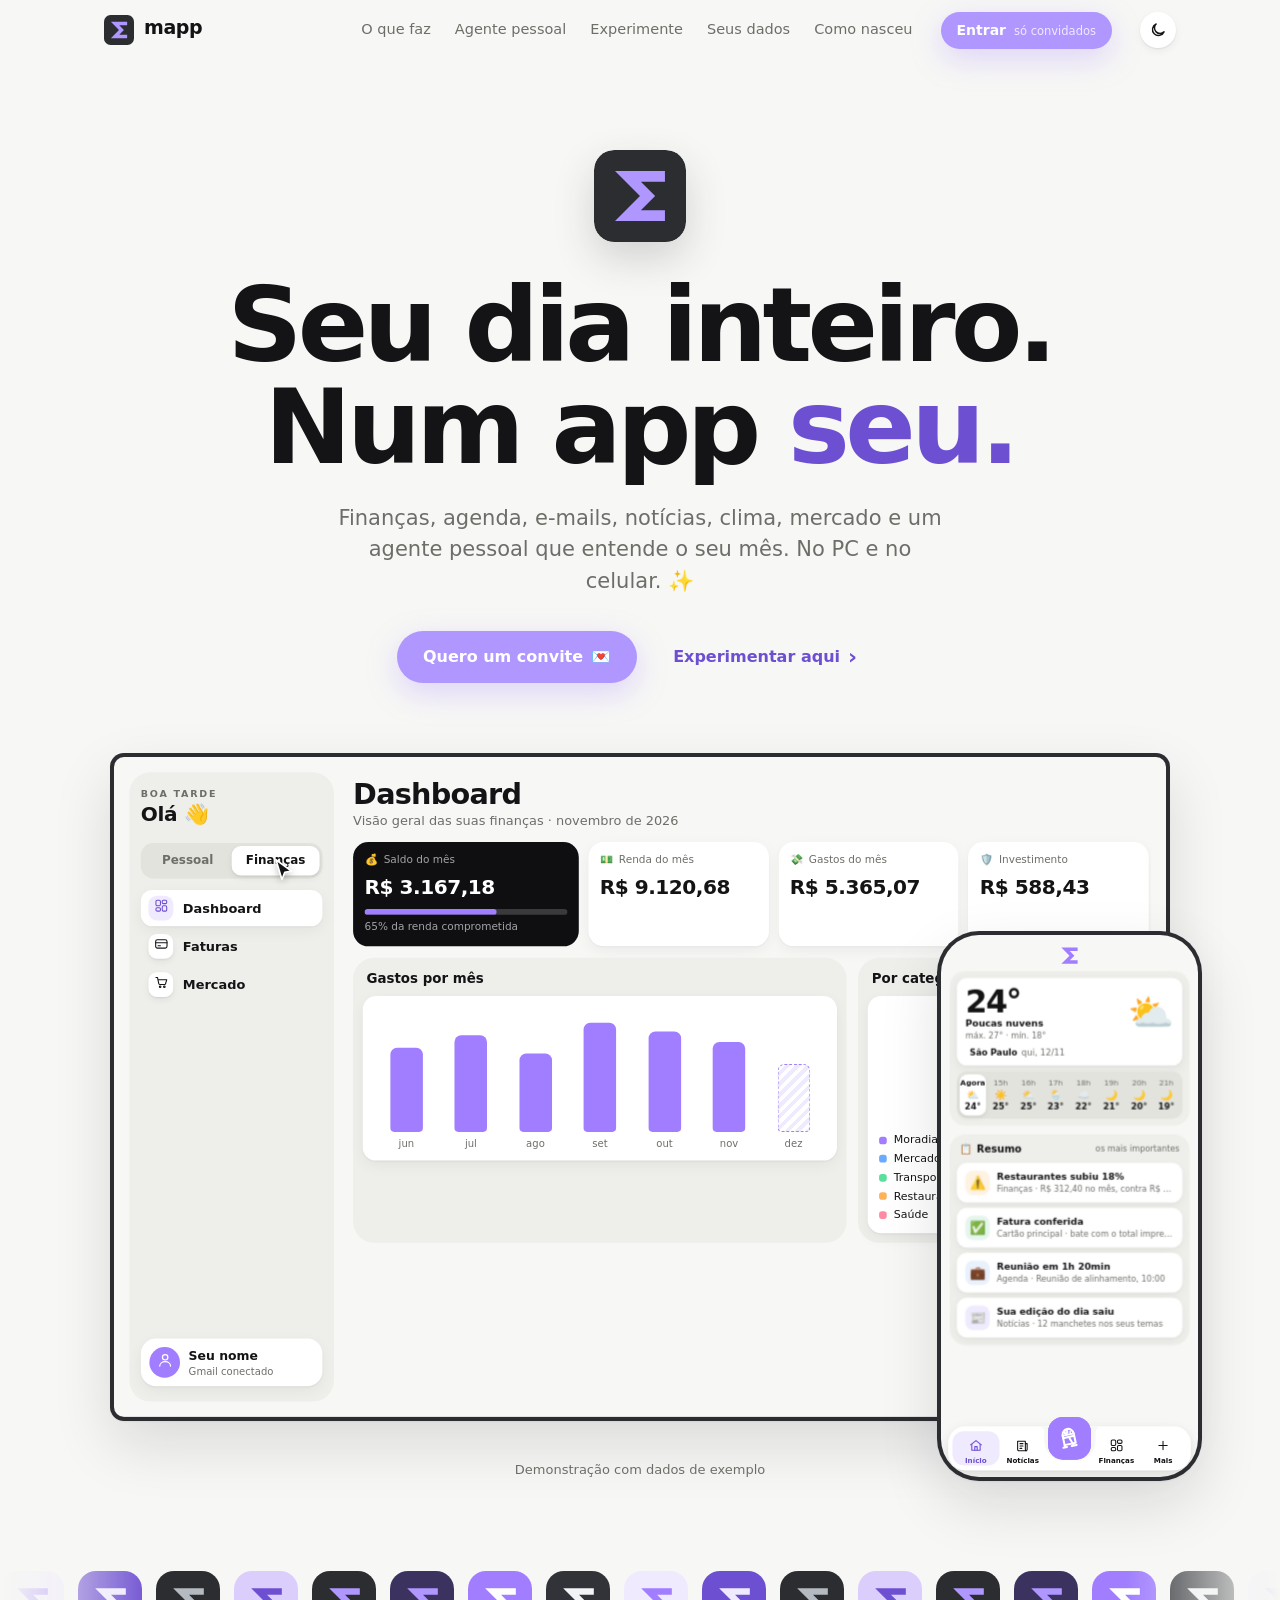
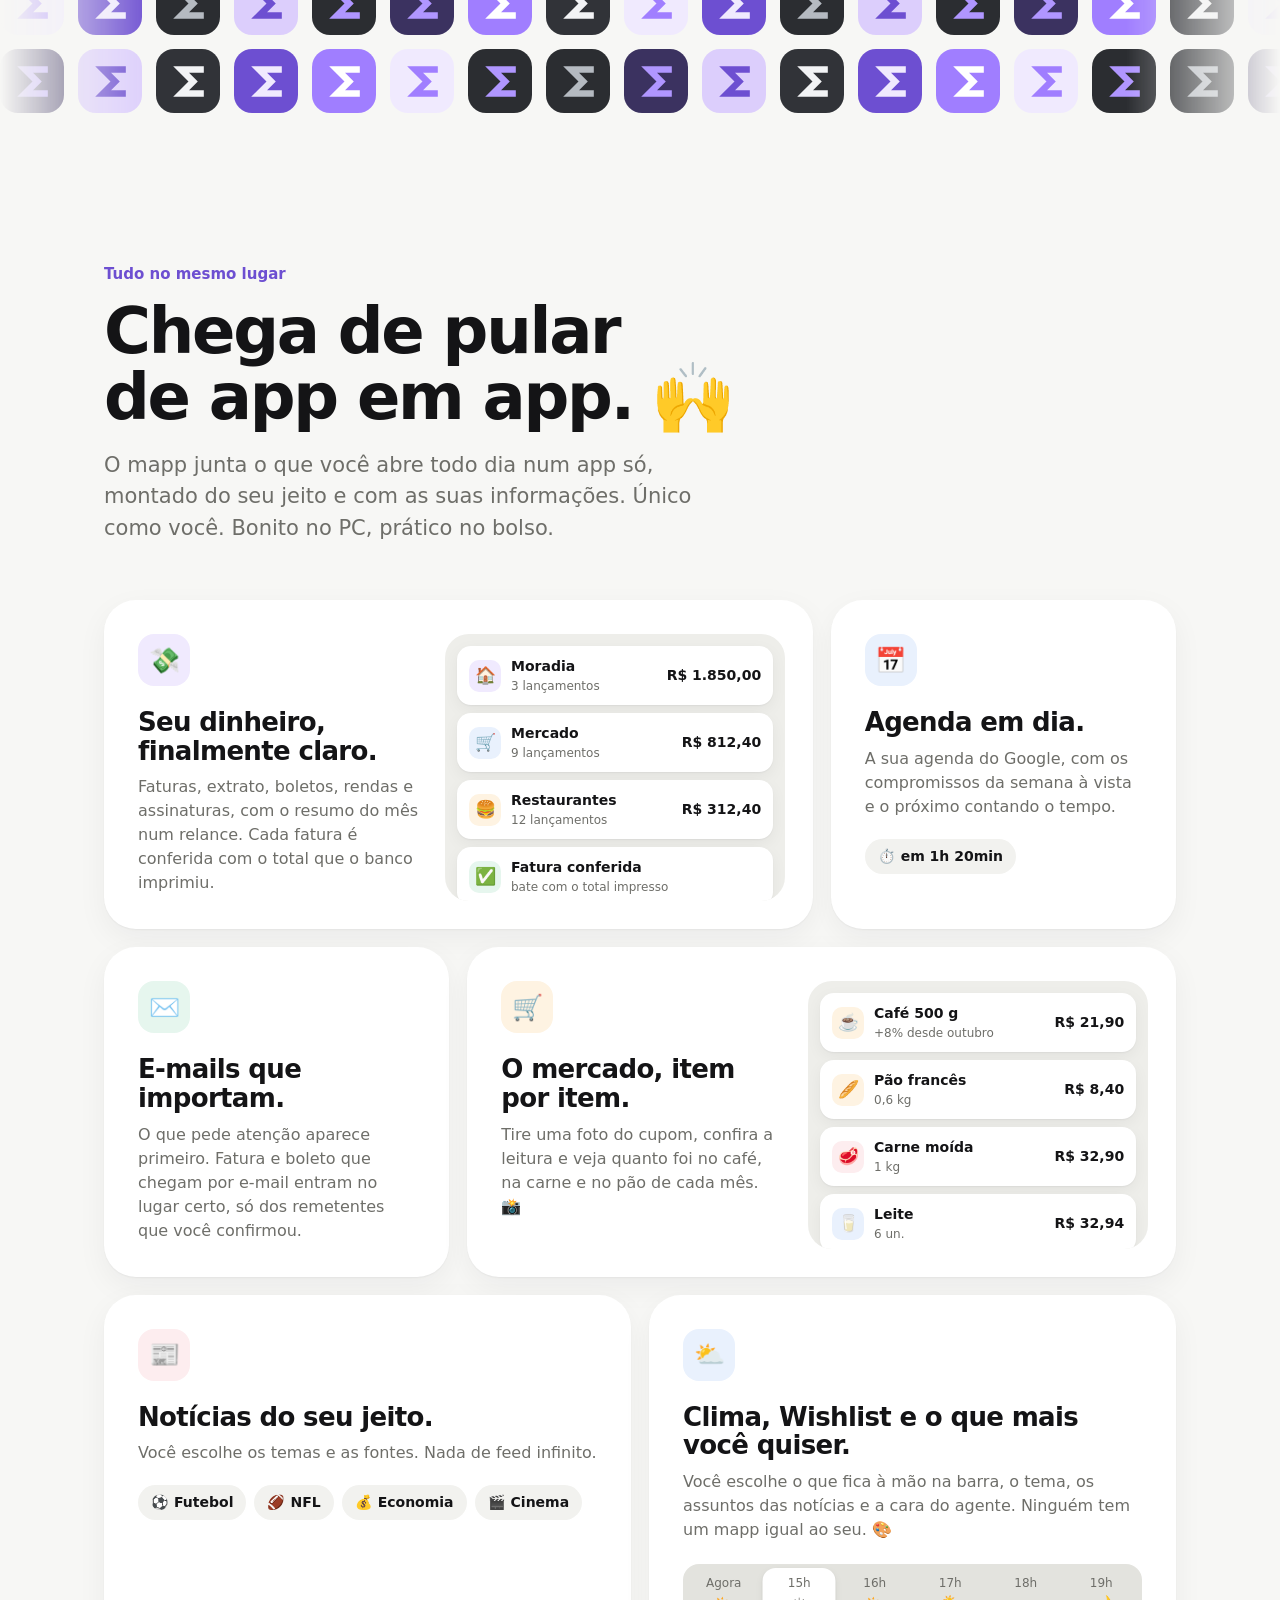
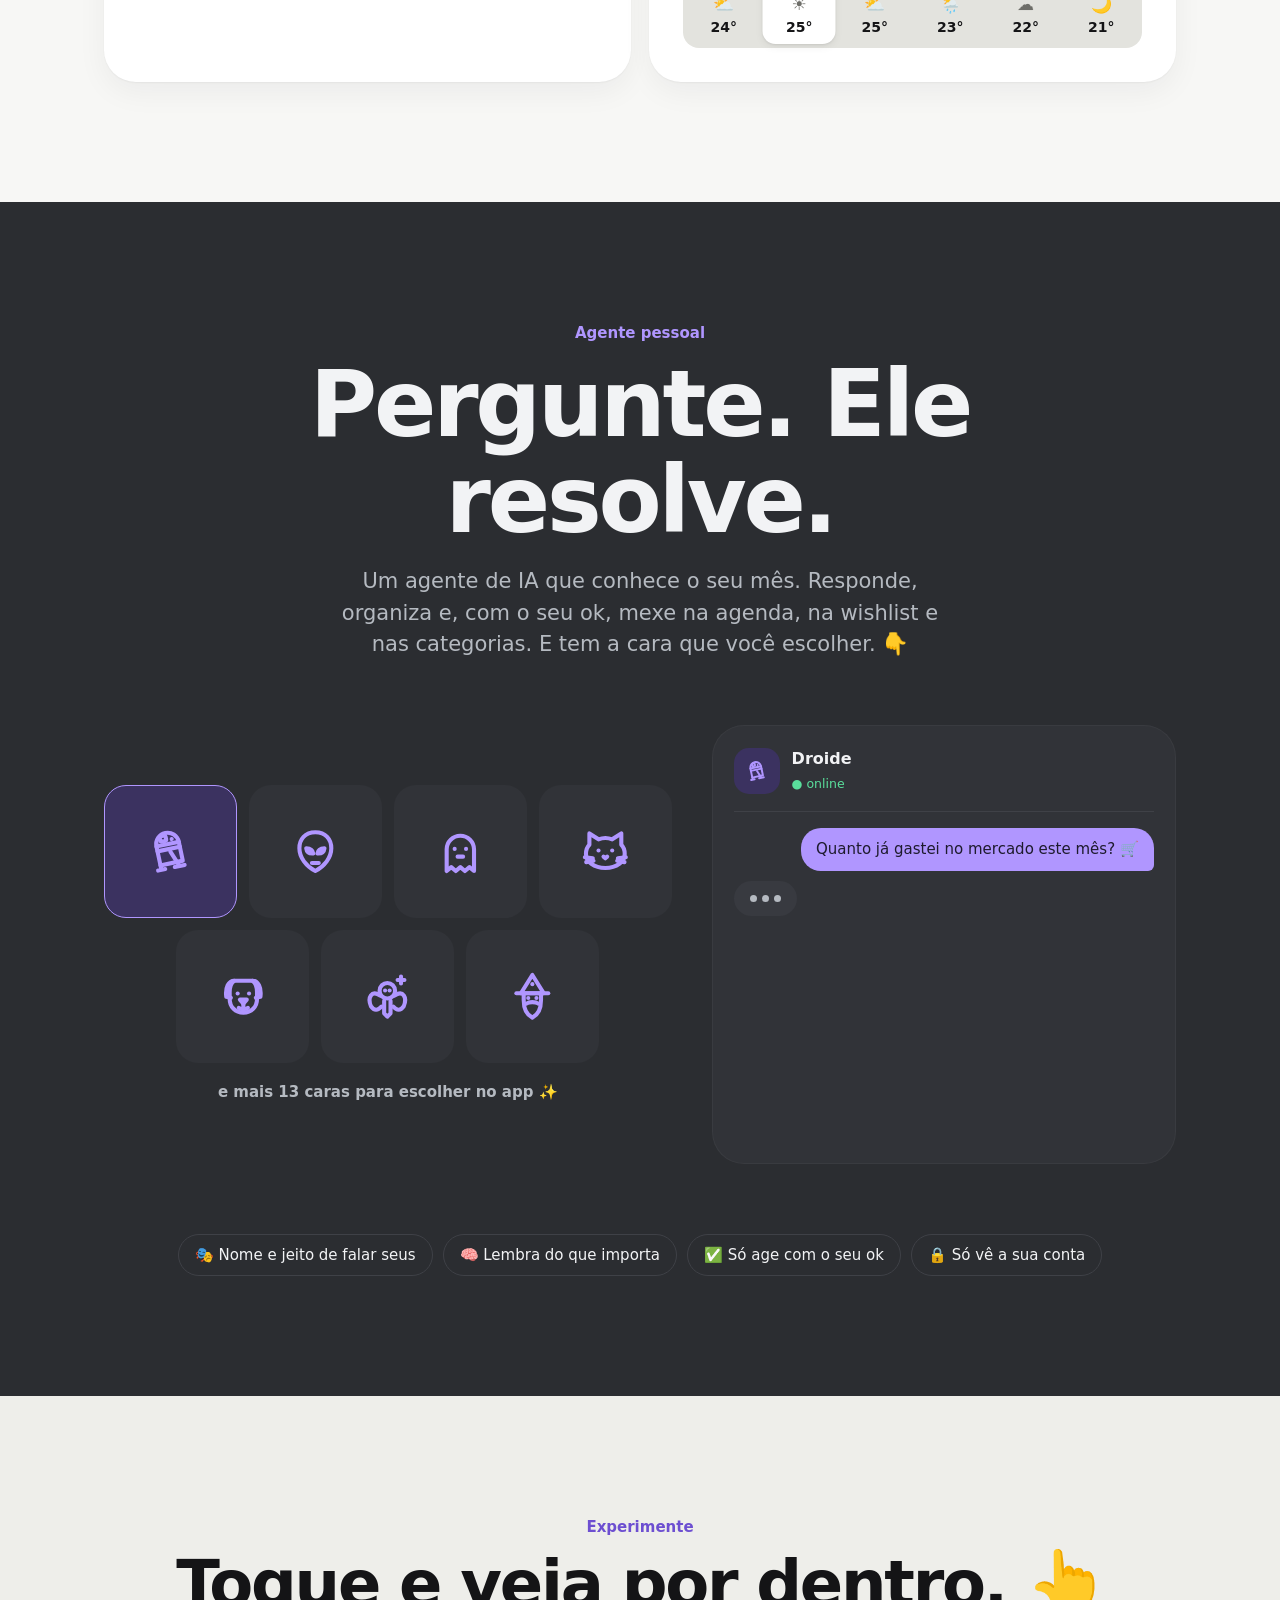
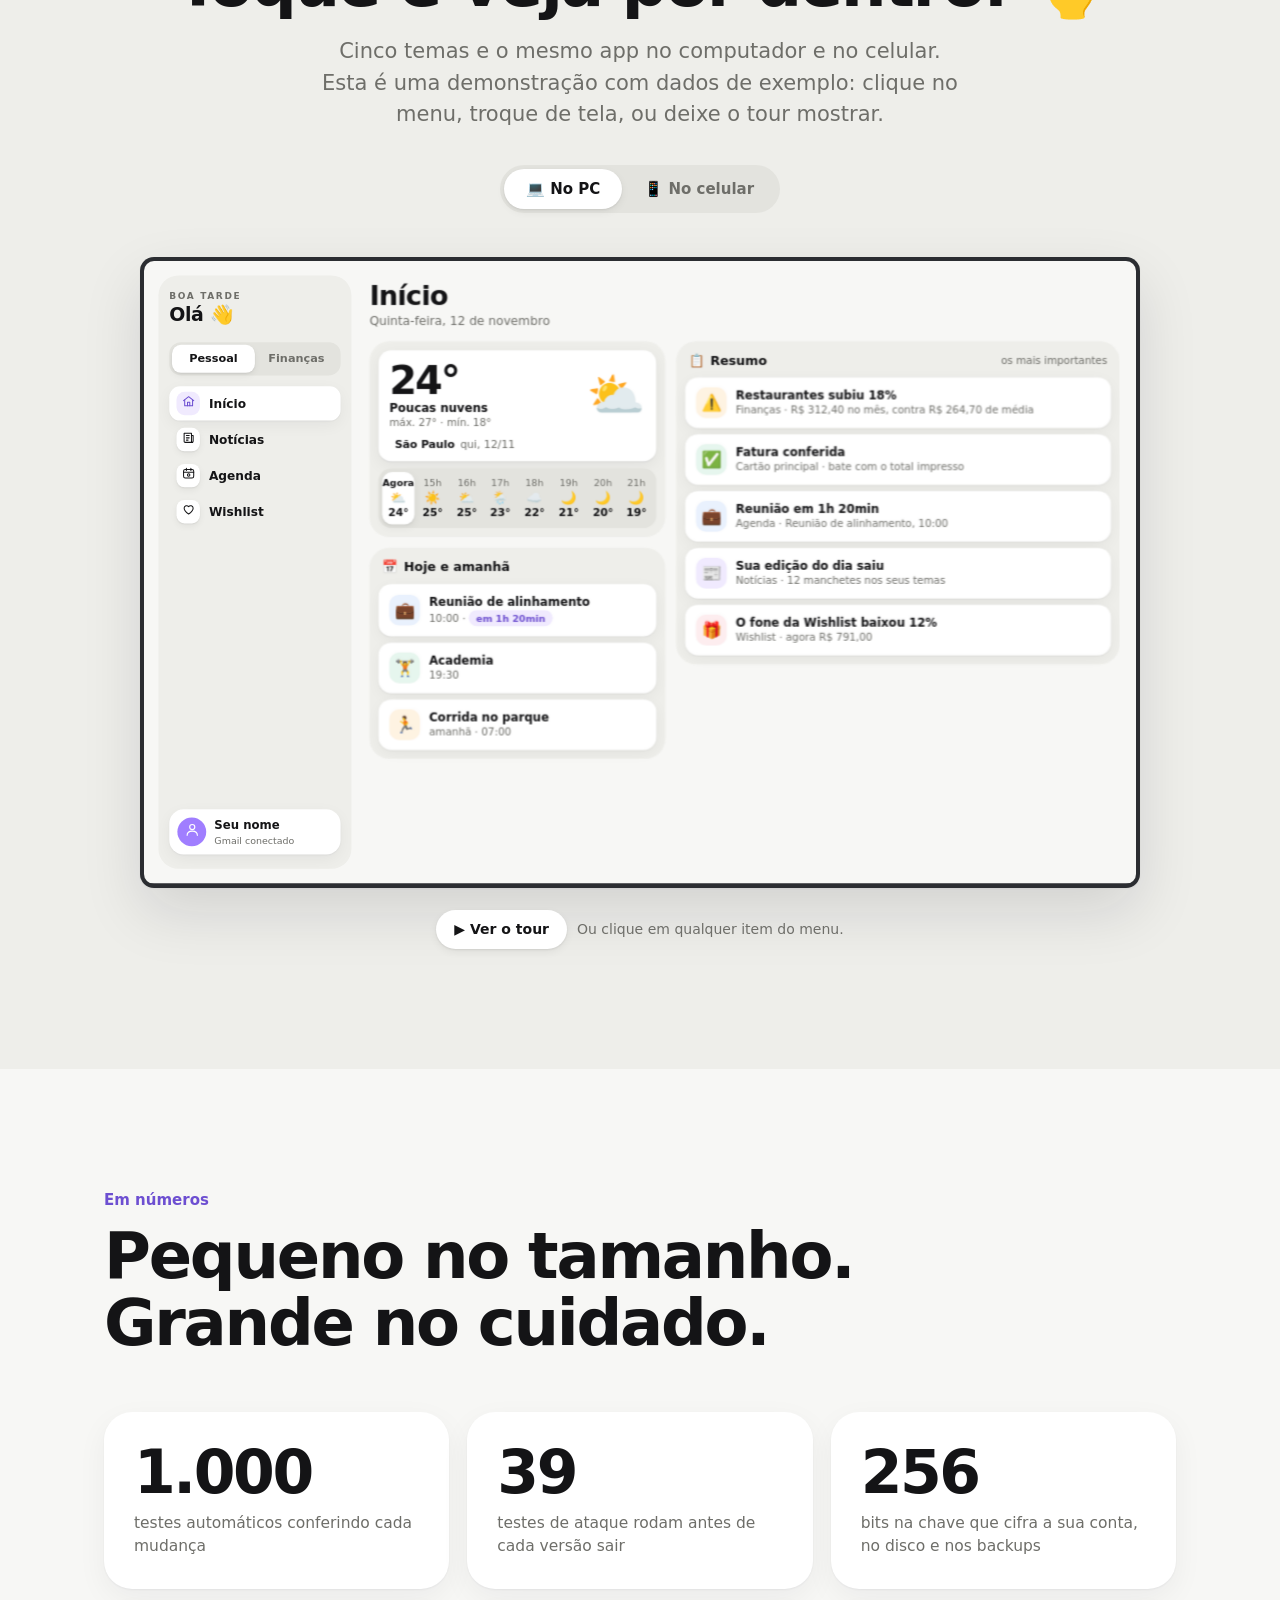
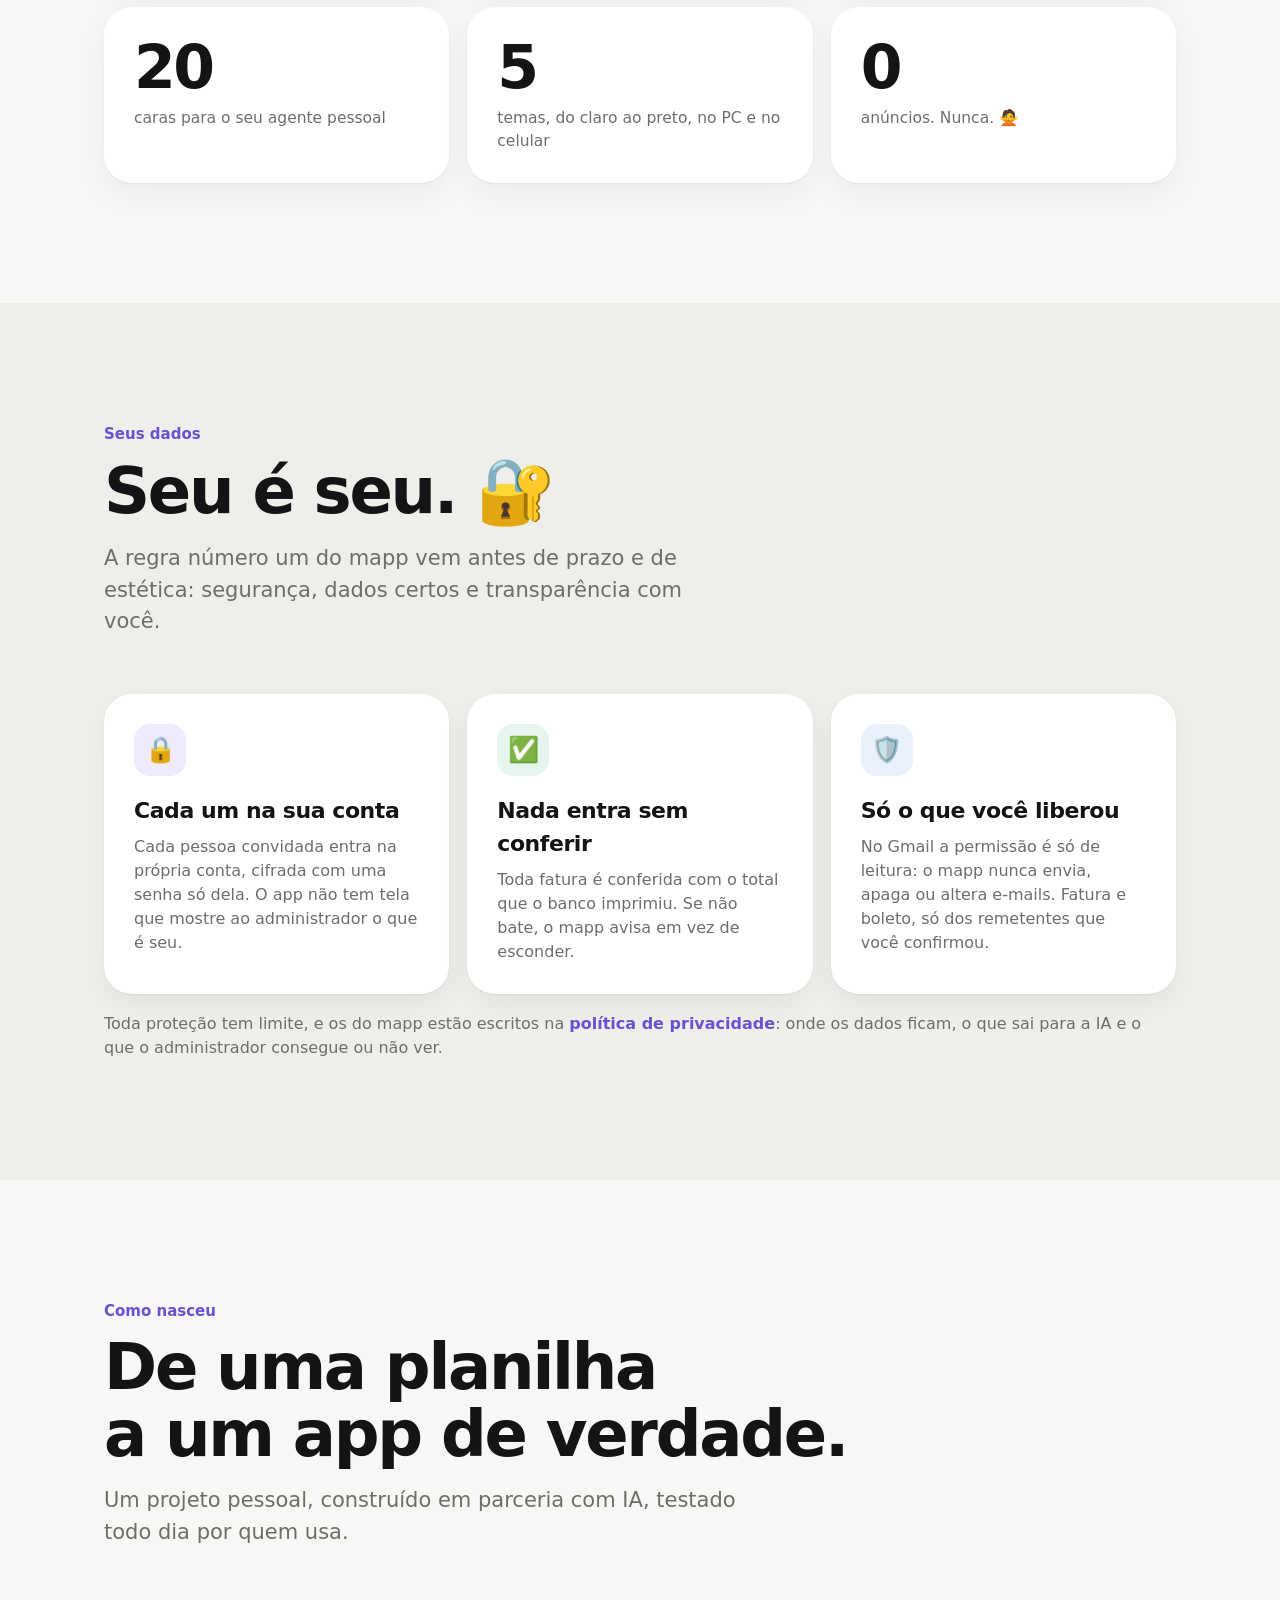
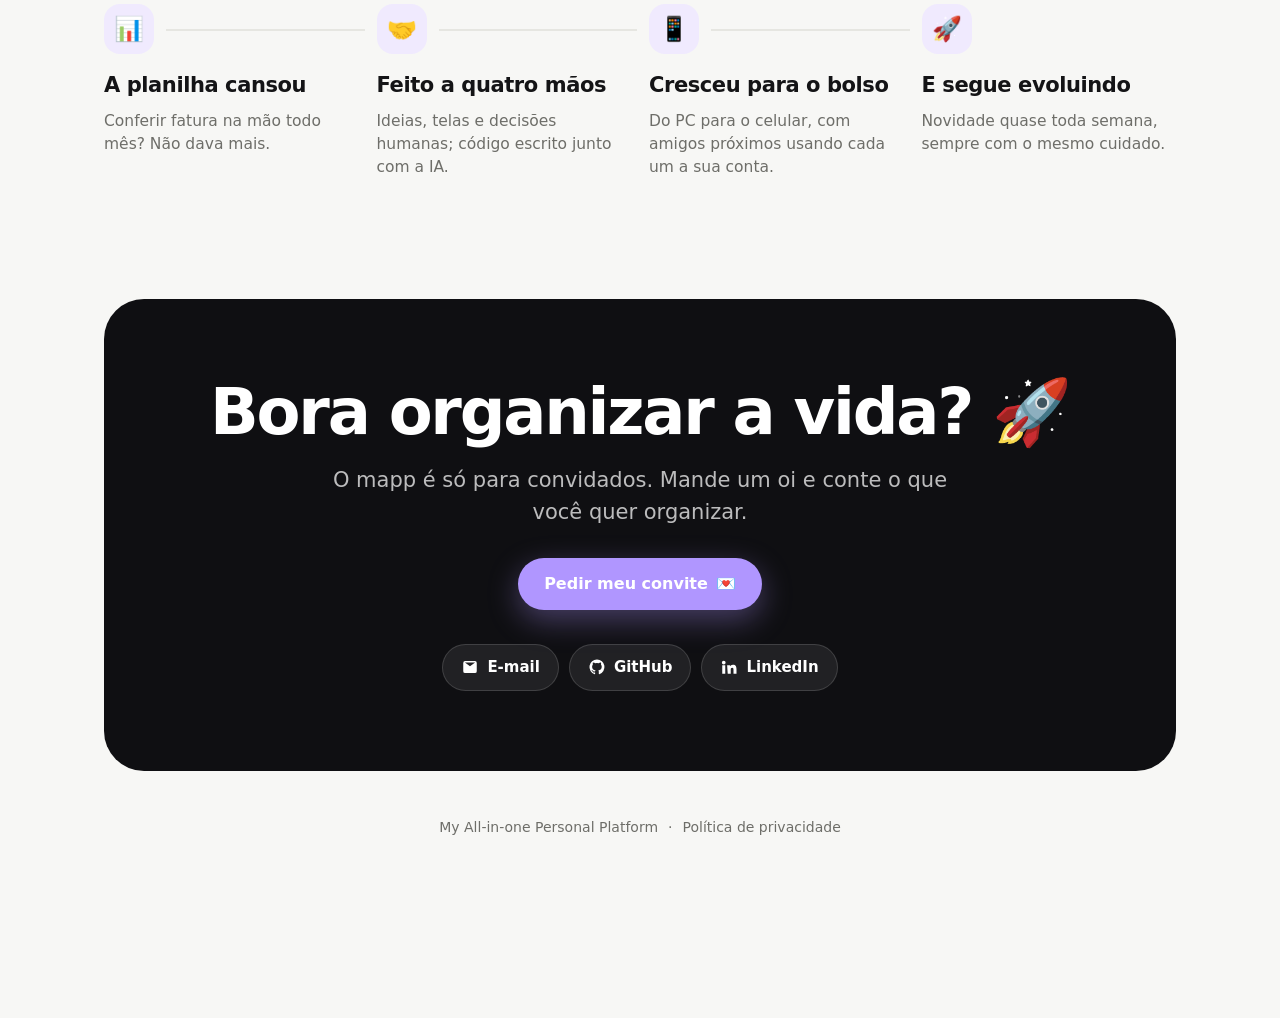
<file: index.html>
<!doctype html>
<html lang="pt-BR">
<head>
<meta charset="utf-8">
<meta name="viewport" content="width=device-width, initial-scale=1">
<title>mapp · My All-in-one Personal Platform</title>
<meta name="description" content="Finanças, agenda, e-mails, notícias, clima, mercado e um agente pessoal num app só, no PC e no celular. Projeto pessoal, só para convidados.">
<meta http-equiv="Content-Security-Policy" content="default-src 'none'; img-src 'self' data:; style-src 'unsafe-inline'; script-src 'unsafe-inline'; base-uri 'none'; form-action 'none'">
<meta name="referrer" content="strict-origin-when-cross-origin">
<meta name="theme-color" content="#F7F7F5">
<meta property="og:type" content="website">
<meta property="og:title" content="mapp · My All-in-one Personal Platform">
<meta property="og:description" content="Finanças, agenda, e-mails, notícias, clima, mercado e um agente pessoal num app só.">
<meta property="og:url" content="https://usemapp.tech/">
<meta property="og:image" content="https://usemapp.tech/img/capa.jpg">
<link rel="canonical" href="https://usemapp.tech/">
<link rel="icon" href="icone.png">
<!-- GERADO por docs/site/gerar.py a partir de docs/site/modelo.html: não edite este arquivo à mão.
     Cores só da paleta do app (app/web/app.css, bento neutro de 11/2026) e do guia de marca. Ícones: os mesmos desenhos do app.
     Sem prints: as telas são um app de demonstração feito aqui mesmo, com dados INVENTADOS. Nada é carregado de fora deste site. -->
<style>
:root{
  /* o tom claro do app (bento neutro, 11/2026): fundo #F7F7F5, bandeja #EEEEEA, cartão branco com sombra de duas camadas */
  --pagina:#F7F7F5; --faixa:#EEEEEA; --cartao:#FFFFFF; --cartao2:#FFFFFF; --ficha:#F2F2EF; --seg:#E3E3DE; --knob:#FFFFFF;
  --tx:#141416; --tx2:#6E6E69; --linha:#E6E6E1;
  --cinza:#2B2D31; --roxo:#B096FF; --roxo-app:#A07EFF; --roxo-forte:#6D4FD1; --roxo-suave:#F0EAFE; --roxo-noite:#3B3260; --sobre-roxo:#1E1B2E;
  --verde:#5ADF9C; --verde-s:#E6F6EE; --verde-t:#2E8B5E;
  --azul:#6AAAFF;  --azul-s:#E9F1FD;  --azul-t:#3B6FC4;
  --laranja:#FFB257; --laranja-s:#FEF3E2; --laranja-t:#A86A12;
  --rosa:#FF8AA5;  --rosa-s:#FDEDEF;  --rosa-t:#C2475A;
  --ciano:#55D6EC; --ciano-s:#E3F6F9;
  --destaque:#0F0F12; --destaque-fg:#FFFFFF; --destaque-mu:#A3A3A8;
  --sombra-c:0 1px 2px rgba(20,20,30,.05),0 10px 30px rgba(20,20,30,.05);
  --sombra-in:0 1px 2px rgba(20,20,30,.06),0 5px 16px rgba(20,20,30,.05);
  --sombra-knob:0 1px 2px rgba(0,0,0,.08),0 3px 8px rgba(0,0,0,.06);
  --sombra:0 1px 2px rgba(20,20,30,.05),0 24px 60px rgba(20,20,30,.12);
  /* os movimentos do app (MV.anima): mola, suave e expo */
  --mola:cubic-bezier(.34,1.4,.64,1); --suave:cubic-bezier(.22,1,.36,1); --expo:cubic-bezier(.16,1,.3,1);
  color-scheme:light;
}
/* o site abre sempre no claro; o escuro vem só do botão da lua e segue o Escuro do app (#2B2D31, bandeja #313338, cartão #383A40) */
:root[data-theme="dark"]{
  --pagina:#2B2D31; --faixa:#313338; --cartao:#313338; --cartao2:#383A40; --ficha:#383A40; --seg:#313338; --knob:#41434A;
  --tx:#F2F3F5; --tx2:#B5BAC1; --linha:#3F4147;
  --roxo-suave:rgba(176,150,255,.16); --roxo-forte:#B096FF;
  --verde-s:rgba(90,223,156,.14); --verde-t:#5ADF9C; --azul-s:rgba(106,170,255,.14); --azul-t:#6AAAFF;
  --laranja-s:rgba(255,178,87,.14); --laranja-t:#FFB257; --rosa-s:rgba(255,138,165,.14); --rosa-t:#FF8AA5; --ciano-s:rgba(85,214,236,.14);
  --destaque:#B096FF; --destaque-fg:#FFFFFF; --destaque-mu:rgba(255,255,255,.86);
  --sombra-c:inset 0 0 0 1px rgba(255,255,255,.04); --sombra-in:inset 0 0 0 1px rgba(255,255,255,.04);
  --sombra-knob:0 1px 2px rgba(0,0,0,.3),inset 0 0 0 1px rgba(255,255,255,.06); --sombra:0 24px 60px rgba(0,0,0,.4);
  color-scheme:dark;
}
*{box-sizing:border-box}
html{scroll-behavior:smooth}
main{overflow-x:clip}
body{margin:0;background:var(--pagina);color:var(--tx);font:16px/1.5 "Segoe UI Variable Text","Segoe UI",system-ui,-apple-system,Roboto,sans-serif;-webkit-font-smoothing:antialiased;overflow-x:hidden;transition:background .4s}
h1,h2,h3{font-family:"Segoe UI Variable Display","Segoe UI Variable Text","Segoe UI",system-ui,-apple-system,sans-serif;font-weight:750;letter-spacing:-.02em;margin:0}
a{color:inherit;text-decoration:none}
button{font:inherit;color:inherit}
.emo{font-family:"Apple Color Emoji","Segoe UI Emoji","Noto Color Emoji",sans-serif;font-weight:400}
[data-i] svg,.ag svg{fill:none;stroke:currentColor;stroke-width:1.8;stroke-linecap:round;stroke-linejoin:round}
.miolo{max-width:1120px;margin:0 auto;padding:0 24px}
.sec{padding:120px 0}
.faixa{background:var(--faixa)}
.sobretit{font-size:15px;font-weight:650;color:var(--roxo-forte);margin:0 0 12px}
.tit{font-size:clamp(36px,6vw,64px);line-height:1.04;letter-spacing:-.035em}
.lead{font-size:clamp(17px,2vw,21px);color:var(--tx2);max-width:640px;margin:18px 0 0}
.centro{text-align:center}.centro .lead{margin-left:auto;margin-right:auto}

/* ---------- botões ---------- */
.bt{display:inline-flex;align-items:center;gap:8px;border-radius:999px;padding:14px 26px;font-weight:650;font-size:16px;border:0;cursor:pointer;transition:transform .35s var(--mola),box-shadow .2s,background .2s}
.bt:hover{transform:translateY(-2px)}
.bt:active{transform:scale(.96)}
.bt.p{background:var(--tx);color:var(--pagina)}
.bt.r{background:var(--roxo);color:#fff;box-shadow:0 10px 30px rgba(176,150,255,.35)}
.bt.o{color:var(--roxo-forte);background:none}
.bt.o::after{content:"›";font-size:22px;line-height:0;transition:transform .2s}.bt.o:hover::after{transform:translateX(4px)}

/* ---------- topo ---------- */
.nav{position:fixed;inset:0 0 auto;z-index:50;transition:background .3s,box-shadow .3s}
.nav.solido{background:var(--pagina);box-shadow:0 1px 0 var(--linha)}
.nav .miolo{display:flex;align-items:center;gap:28px;height:60px}
.marca{display:flex;align-items:center;gap:10px;font-weight:750;font-size:19px;letter-spacing:-.02em}
.marca span{text-box:trim-both ex alphabetic}
@supports not (text-box:trim-both ex alphabetic){.marca span{transform:translateY(-.14em)}}
.nav nav{display:flex;gap:24px;margin-left:auto;font-size:14.5px;color:var(--tx2)}
.nav nav a{transition:color .2s}.nav nav a:hover,.nav nav a.ativo{color:var(--tx)}
.nav .bt{padding:8px 16px;font-size:14px}
.nav .entrar{align-items:baseline}
.nav .entrar small{font-weight:500;font-size:11.5px;opacity:.8}
@media(max-width:520px){.nav .entrar small{display:none}}
.tema{width:36px;height:36px;border-radius:50%;border:0;background:var(--cartao);box-shadow:var(--sombra-knob);color:var(--tx);cursor:pointer;display:grid;place-items:center}
.tema svg{width:18px;height:18px}

/* ---------- hero ---------- */
.hero{padding:150px 0 40px;text-align:center;position:relative}
.hero .sig{margin:0 auto 26px;border-radius:20px;box-shadow:0 16px 40px rgba(43,45,49,.18);animation:entra 1s var(--mola) both}
.hero h1{font-size:clamp(48px,9vw,104px);line-height:.98;letter-spacing:-.045em}
.hero h1 .gira{display:inline-block;color:var(--roxo-forte)}
.hero h1 .gira span{display:inline-block;animation:troca .6s var(--expo)}
.hero .lead{margin:24px auto 34px;max-width:620px}
.botoes{display:flex;gap:10px;justify-content:center;flex-wrap:wrap}
.palco{position:relative;max-width:1060px;margin:70px auto 0}
.palco .aviso-ex{position:absolute;left:50%;bottom:-58px;transform:translateX(-50%);font-size:13px;color:var(--tx2);white-space:nowrap}
.bolha{position:absolute;z-index:3;background:var(--cartao2);border-radius:18px;padding:10px 14px;font-size:14px;font-weight:600;box-shadow:var(--sombra);display:flex;align-items:center;gap:8px;white-space:nowrap;opacity:0;transform:translateY(14px) scale(.9);transition:opacity .4s var(--suave),transform .6s var(--mola)}
.bolha.on{opacity:1;transform:none}
.bolha .emo{font-size:20px}
/* variante A: PC + celular; B: celular no centro com as bolhas; C: só o texto (a demonstração fica em "Experimente") */
.hA .palco .fone-h{position:absolute;right:-3%;bottom:-9%;width:25%;z-index:2}
.hA .bolha.b1{left:-4%;top:62%}.hA .bolha.b2{right:-4%;top:-5%}.hA .bolha.b3{left:30%;bottom:-6%}
.hB .palco{max-width:1000px;min-height:640px}
.hB .palco .pc-h{display:none}
.hB .palco .fone-h{width:330px;margin:0 auto;position:relative;z-index:2}
.hB .bolha.b1{left:1%;top:18%}.hB .bolha.b2{right:1%;top:40%}.hB .bolha.b3{left:5%;bottom:20%}
.hC .palco{display:none}

/* ---------- moldura dos aparelhos ---------- */
.moldura-pc{border-radius:14px;background:var(--cinza);padding:4px;box-shadow:var(--sombra)}
.moldura-cel{border-radius:42px;background:var(--cinza);padding:4px;box-shadow:var(--sombra)}
.tela-esc{position:relative;overflow:hidden;width:100%}
/* no escuro do site a moldura tem a mesma cor do fundo: um fio da cor da linha separa as duas */
:root[data-theme="dark"] :is(.moldura-pc,.moldura-cel,.hero .sig){box-shadow:0 0 0 1px #3F4147,var(--sombra)}
.tela-esc>.d{position:absolute;left:0;top:0;transform-origin:0 0}
.moldura-pc .tela-esc{border-radius:10px;aspect-ratio:1100/690}
.moldura-cel .tela-esc{border-radius:38px;aspect-ratio:360/760}

/* ================= DEMONSTRAÇÃO (o app de mentira) =================
   Tokens copiados do Claro do app (bento neutro). No escuro do site, vira o Escuro do app. */
.d{--bg:#F7F7F5;--band:#EEEEEA;--in:#FFFFFF;--seg:#E3E3DE;--knob:#FFFFFF;--t:#141416;--m:#6E6E69;--li:#E6E6E1;
   --q-roxo:#F0EAFE;--q-verde:#E6F6EE;--q-azul:#E9F1FD;--q-laranja:#FEF3E2;--q-rosa:#FDEDEF;--q-ciano:#E3F6F9;
   --sin:var(--sombra-in);--sk:var(--sombra-knob);
   background:var(--bg);color:var(--t);font-size:13px;line-height:1.35;text-align:left;user-select:none;-webkit-user-select:none}
:root[data-theme="dark"] .d{--bg:#2B2D31;--band:#313338;--in:#383A40;--seg:#313338;--knob:#41434A;--t:#F2F3F5;--m:#B5BAC1;--li:#3F4147;
   --q-roxo:rgba(176,150,255,.16);--q-verde:rgba(90,223,156,.14);--q-azul:rgba(106,170,255,.14);--q-laranja:rgba(255,178,87,.14);--q-rosa:rgba(255,138,165,.14);--q-ciano:rgba(85,214,236,.14)}
.d.pc{width:1100px;height:690px;display:grid;grid-template-columns:214px 1fr;gap:18px;padding:16px}
.d.cel{width:360px;height:760px;display:flex;flex-direction:column}
.d b{font-weight:700}
.d .mu{color:var(--m)}
.d .q{width:34px;height:34px;border-radius:11px;display:grid;place-items:center;flex:none;font-size:18px}
.d .q.roxo{background:var(--q-roxo)}.d .q.verde{background:var(--q-verde)}.d .q.azul{background:var(--q-azul)}.d .q.laranja{background:var(--q-laranja)}.d .q.rosa{background:var(--q-rosa)}.d .q.ciano{background:var(--q-ciano)}
/* menu lateral (PC) */
.d-menu{background:var(--band);border-radius:22px;padding:16px 12px;display:flex;flex-direction:column;gap:4px}
.d-ola small{display:block;font-size:10px;letter-spacing:.18em;font-weight:650;color:var(--m)}
.d-ola b{font-size:21px;letter-spacing:-.02em}
.d-seg{position:relative;display:grid;grid-template-columns:1fr 1fr;background:var(--seg);border-radius:13px;padding:3px;margin:12px 0 8px}
.d-seg i{position:absolute;top:3px;bottom:3px;left:3px;width:calc(50% - 3px);border-radius:10px;background:var(--knob);box-shadow:var(--sk);transition:transform .55s var(--mola)}
.d-seg.dir i{transform:translateX(100%)}
.d-seg button{position:relative;border:0;background:none;padding:7px 0;font-size:12.5px;font-weight:600;color:var(--m);cursor:pointer;transition:color .3s}
.d-seg button.on{color:var(--t)}
.d-itens{display:flex;flex-direction:column;gap:2px}
.d-item{display:flex;align-items:center;gap:10px;border:0;background:none;border-radius:12px;padding:6px 8px;font-size:13.5px;font-weight:550;cursor:pointer;text-align:left;transition:background .25s,box-shadow .25s;animation:entraEsq .45s var(--expo) both}
.d-item .mq{width:26px;height:26px;border-radius:9px;background:var(--in);box-shadow:var(--sk);display:grid;place-items:center}
.d-item .mq svg{width:15px;height:15px}
.d-item.on{background:var(--in);box-shadow:var(--sin)}
.d-item.on .mq{background:var(--q-roxo);color:#6D4FD1;box-shadow:none}
:root[data-theme="dark"] .d-item.on .mq{color:#B096FF}
.d-perfil{margin-top:auto;background:var(--in);border-radius:16px;padding:9px;display:flex;align-items:center;gap:9px;box-shadow:var(--sin)}
.d-perfil .av{width:32px;height:32px;border-radius:50%;background:#A07EFF;color:#fff;display:grid;place-items:center}
.d-perfil .av svg{width:17px;height:17px}
.d-perfil small{display:block;color:var(--m);font-size:10.5px}
/* conteúdo */
.d-tela{overflow:hidden;position:relative;padding:6px 2px 0}
.d-tela div{min-width:0}   /* sem isto, o texto com reticências alarga a coluna da grade */
.d-tela h2{font-size:30px;letter-spacing:-.8px;line-height:1.1}
.d-tela .sub{color:var(--m);font-size:13.5px;margin:2px 0 14px}
.d-entra{animation:entraTela .55s var(--expo) both}
.d-band{background:var(--band);border-radius:22px;padding:10px}
.d-band>h4,.d-cab{display:flex;align-items:center;gap:7px;margin:2px 4px 9px;font-size:14px;font-weight:700}
.d-cab small{margin-left:auto;font-weight:500;color:var(--m);font-size:11.5px}
.d-in{background:var(--in);border-radius:14px;box-shadow:var(--sin);padding:11px 12px}
.d-lin{display:flex;align-items:center;gap:10px}
.d-lin+.d-lin{margin-top:7px}
.d-lin .tx{min-width:0;flex:1}
.d-lin .tx b{display:block;font-size:13px;white-space:nowrap;overflow:hidden;text-overflow:ellipsis}
.d-lin .tx small{display:block;color:var(--m);font-size:11.5px;white-space:nowrap;overflow:hidden;text-overflow:ellipsis}
.d-lin .val{font-weight:700;font-size:13px;white-space:nowrap}
.d-chega{animation:chega .6s var(--mola) both}
/* clima (opção B do app) */
.d-clima .agora{display:grid;grid-template-columns:1fr auto;align-items:center}
.d-clima .temp{font-size:44px;font-weight:750;letter-spacing:-2px;line-height:1}
.d-clima .grande{font-size:52px;line-height:1;animation:flutua 5s ease-in-out infinite}
.d-clima .onde{grid-column:1/-1;font-size:12px;margin-top:8px;display:flex;gap:6px;align-items:center}
.d-horas{position:relative;display:grid;grid-template-columns:repeat(8,1fr);gap:2px;padding:4px;background:var(--seg);border-radius:14px;margin-top:8px}
.d-horas i{position:absolute;top:4px;bottom:4px;left:4px;width:calc((100% - 8px - 14px)/8);border-radius:11px;background:var(--knob);box-shadow:var(--sk);transition:transform .9s var(--mola)}
.d-horas span{position:relative;text-align:center;font-size:10.5px;color:var(--m);padding:5px 0 4px;animation:chega .5s var(--expo) both}
.d-horas span b{display:block;color:var(--t);font-size:12px}
.d-horas span em{display:block;font-style:normal;font-size:14px;line-height:1.3}
.d-horas span:first-of-type{color:var(--t);font-weight:700}
.d-pil{display:inline-block;border-radius:999px;padding:2px 8px;font-size:10.5px;font-weight:700;background:var(--q-roxo);color:#6D4FD1}
:root[data-theme="dark"] .d-pil{color:#B096FF}
/* finanças */
.d-kpis{display:grid;grid-template-columns:1.25fr 1fr 1fr 1fr;gap:10px}
.d-kpi{background:var(--in);border-radius:16px;box-shadow:var(--sin);padding:12px}
.d-kpi small{display:flex;gap:6px;align-items:center;color:var(--m);font-size:11px}
.d-kpi .v{font-size:21px;font-weight:750;letter-spacing:-.5px;margin-top:6px;font-variant-numeric:tabular-nums}
.d-kpi.dest{background:var(--destaque);color:var(--destaque-fg);box-shadow:none}
.d-kpi.dest small{color:var(--destaque-mu)}
.d-barra{height:6px;border-radius:9px;background:rgba(255,255,255,.18);margin-top:9px;overflow:hidden}
.d-barra i{display:block;height:100%;width:65%;background:#A07EFF;border-radius:9px;transform-origin:left;animation:cresceX 1.1s var(--expo) .3s both}
.d-graf{display:flex;align-items:flex-end;gap:12px;height:150px;padding:8px 6px 0}
.d-graf div{flex:1;display:flex;flex-direction:column;align-items:center;gap:5px;height:100%;justify-content:flex-end;font-size:10.5px;color:var(--m)}
.d-graf div i{width:70%;max-width:34px;border-radius:7px 7px 4px 4px;background:#A07EFF;transform-origin:bottom;animation:cresceY .9s var(--mola) both}
.d-graf div:last-child i{background:repeating-linear-gradient(-45deg,var(--q-roxo) 0 4px,transparent 4px 8px);outline:1.5px dashed #A07EFF;outline-offset:-1.5px}
.d-rosca{width:118px;height:118px;border-radius:50%;margin:4px auto 10px;display:grid;place-items:center;animation:gira .9s var(--expo) both;
  background:conic-gradient(#A07EFF 0 34%,#6AAAFF 0 55%,#5ADF9C 0 70%,#FFB257 0 82%,#FF8AA5 0 92%,#CFC9D6 0)}
.d-rosca::after{content:"";width:78px;height:78px;border-radius:50%;background:var(--in)}
.d-leg{display:flex;align-items:center;gap:7px;font-size:11.5px}.d-leg+.d-leg{margin-top:4px}
.d-leg i{width:8px;height:8px;border-radius:3px}.d-leg span{margin-left:auto;font-weight:700}
.d-ok{display:inline-flex;align-items:center;gap:5px;border-radius:999px;padding:4px 10px;font-size:11.5px;font-weight:700;background:var(--q-verde);color:#2E8B5E;animation:pop .6s var(--mola) both}
:root[data-theme="dark"] .d-ok{color:#5ADF9C}
.d-lendo{height:6px;border-radius:9px;background:var(--seg);overflow:hidden;margin:8px 0 2px}
.d-lendo i{display:block;height:100%;background:#A07EFF;border-radius:9px;transform-origin:left;animation:cresceX 1.3s var(--suave) both}
/* agenda */
.d-semana{display:grid;grid-template-columns:repeat(7,1fr);gap:6px}
.d-dia{background:var(--in);border-radius:14px;box-shadow:var(--sin);padding:8px 7px;min-height:330px}
.d-dia small{display:block;color:var(--m);font-size:10.5px}.d-dia b{font-size:17px}
.d-dia.hoje{outline:2px solid #A07EFF;outline-offset:-2px}
.d-ev{border-radius:9px;padding:6px 7px;margin-top:7px;font-size:10.5px;font-weight:600;animation:chega .55s var(--mola) both}
.d-ev small{font-weight:500}
.d-dias{display:grid;grid-template-columns:repeat(7,1fr);gap:4px}
.d-dias span{text-align:center;border-radius:12px;padding:6px 0;background:var(--in);box-shadow:var(--sin);font-size:10.5px;color:var(--m);animation:chega .45s var(--mola) both}
.d-dias span b{display:block;font-size:15px;color:var(--t)}
.d-dias span.on{background:#A07EFF;color:#fff;box-shadow:none}.d-dias span.on b{color:#fff}
/* notícias */
.d-temas{display:flex;gap:14px;margin-bottom:14px}
.d-tema-c{display:flex;flex-direction:column;align-items:center;gap:5px;font-size:11px;font-weight:600;border:0;background:none;cursor:pointer}
.d-tema-c span{width:52px;height:52px;border-radius:50%;display:grid;place-items:center;font-size:23px;box-shadow:0 0 0 2px var(--bg),0 0 0 4px var(--li);transition:box-shadow .3s}
.d-tema-c.on span{box-shadow:0 0 0 2px var(--bg),0 0 0 4px #A07EFF}
.d-capa{border-radius:16px;height:120px;display:flex;align-items:flex-end;padding:12px;font-size:15px;font-weight:700;color:#fff;margin-bottom:8px;background:linear-gradient(160deg,#6D4FD1,#3B3260)}
/* celular */
.d-cel-topo{display:grid;place-items:center;padding:16px 0 8px}
.d-cel-topo svg{width:26px;height:26px}
.d-cel-corpo{flex:1;overflow:hidden;padding:0 12px;display:flex;flex-direction:column;gap:10px}
.d-barra-cel::before{content:"";position:absolute;inset:0;z-index:-1;border-radius:24px;background:var(--in);-webkit-mask-image:url("data:image/svg+xml,<svg xmlns='http://www.w3.org/2000/svg' viewBox='0 0 92 48'><path d='M0 0H92Q82 0 82 10V21A27 27 0 0 1 55 48H37A27 27 0 0 1 10 21V10Q10 0 0 0Z'/></svg>"), linear-gradient(#000 0 0);-webkit-mask-size:92px 48px, 100% 100%;-webkit-mask-position:50% 0, 0 0;-webkit-mask-repeat:no-repeat;-webkit-mask-composite:xor;mask-image:url("data:image/svg+xml,<svg xmlns='http://www.w3.org/2000/svg' viewBox='0 0 92 48'><path d='M0 0H92Q82 0 82 10V21A27 27 0 0 1 55 48H37A27 27 0 0 1 10 21V10Q10 0 0 0Z'/></svg>"), linear-gradient(#000 0 0);mask-size:92px 48px, 100% 100%;mask-position:50% 0, 0 0;mask-repeat:no-repeat;mask-composite:exclude;}   /* o côncavo do agente, como no app */
.d-barra-cel{isolation:isolate;margin:8px 10px 10px;height:62px;border-radius:24px;box-shadow:var(--sombra-c),0 6px 20px rgba(20,20,30,.08);display:grid;grid-template-columns:repeat(5,1fr);align-items:center;padding:0 6px;position:relative}
.d-bb{border:0;background:none;display:flex;flex-direction:column;align-items:center;gap:2px;font-size:10px;font-weight:600;color:var(--t);cursor:pointer;border-radius:16px;padding:6px 0;position:relative;z-index:1;transition:color .3s}
.d-bb svg{width:20px;height:20px}
.d-bb.on{color:#6D4FD1}
:root[data-theme="dark"] .d-bb.on{color:#B096FF}
.d-bb-knob{position:absolute;top:7px;bottom:7px;left:6px;width:calc((100% - 12px)/5);border-radius:16px;background:var(--q-roxo);transition:transform .55s var(--mola)}
.d-bb.d-ag{transform:translateY(-19px)}
.d-bb.d-ag span{width:60px;height:60px;border-radius:21px;background:#A07EFF;color:#fff;display:grid;place-items:center;}   /* o agente atravessa a barra, no côncavo, como no app */
.d-bb.d-ag span svg{width:38px;height:38px}
.d-mais{display:grid;grid-template-columns:repeat(4,1fr);gap:9px}
.d-lad{border:0;background:var(--in);box-shadow:var(--sin);border-radius:16px;padding:12px 4px 9px;display:flex;flex-direction:column;align-items:center;gap:6px;font-size:10.5px;font-weight:600;cursor:pointer;animation:chega .5s var(--mola) both}
.d-lad span{width:36px;height:36px;border-radius:12px;background:var(--bg);display:grid;place-items:center}
.d-lad span svg{width:18px;height:18px}
.d-msg{max-width:84%;padding:9px 12px;border-radius:17px;font-size:12.5px;animation:chega .5s var(--mola) both}
.d-msg.eu{align-self:flex-end;background:#A07EFF;color:#1E1B2E;border-bottom-right-radius:5px}
.d-msg.ele{align-self:flex-start;background:var(--in);box-shadow:var(--sin);border-bottom-left-radius:5px}
/* o cursor do tour e o toque */
.d-cursor{position:absolute;left:0;top:0;width:26px;height:26px;z-index:20;pointer-events:none;opacity:0;transition:transform .85s var(--expo),opacity .3s;filter:drop-shadow(0 2px 4px rgba(0,0,0,.25))}
.d-cursor.on{opacity:1}
.d-cursor.dedo{width:34px;height:34px;border-radius:50%;background:rgba(160,126,255,.35);box-shadow:inset 0 0 0 2px rgba(255,255,255,.8);filter:none}
.d-toque{position:absolute;width:40px;height:40px;margin:-20px 0 0 -20px;border-radius:50%;background:rgba(160,126,255,.45);z-index:19;pointer-events:none;animation:toque .6s var(--expo) forwards}

/* ---------- esteira de logos ---------- */
.esteira{padding:110px 0 30px;overflow:hidden;mask-image:linear-gradient(90deg,transparent,#000 12%,#000 88%,transparent)}
.trilho{display:flex;gap:14px;width:max-content;animation:anda 46s linear infinite}
.trilho.volta{animation-direction:reverse;margin-top:14px;animation-duration:52s}
.esteira:hover .trilho{animation-play-state:paused}
.ic{width:64px;height:64px;border-radius:18px;display:grid;place-items:center;flex:none;transition:transform .35s var(--mola)}
.ic:hover{transform:translateY(-4px) rotate(-4deg)}
.ic svg{width:28px;height:28px}
.ic .emo{font-size:28px;line-height:1}.b .ic .emo,.pr .ic .emo{font-size:25px}
.ic.lg svg{width:35px;height:35px}
.lg0{background:#F0EAFE;color:#A07EFF}.lg1{background:#6D4FD1;color:#F0EAFE}.lg2{background:#2B2D31;color:#B5BAC1}.lg3{background:#DCCEFC;color:#6D4FD1}
.lg4{background:#2B2D31;color:#B096FF}.lg5{background:#3B3260;color:#B096FF}.lg6{background:#A07EFF;color:#FFFFFF}.lg7{background:#313338;color:#F2F3F5}
.c0{background:var(--roxo-suave);color:var(--roxo-forte)}.c1{background:var(--verde-s);color:var(--verde-t)}
.c2{background:var(--azul-s);color:var(--azul-t)}.c3{background:var(--laranja-s);color:var(--laranja-t)}.c4{background:var(--rosa-s);color:var(--rosa-t)}

/* ---------- bento (cartões com peças vivas no lugar dos prints) ---------- */
.bento{display:grid;grid-template-columns:repeat(6,1fr);gap:18px;margin-top:56px}
.b{background:var(--cartao);box-shadow:var(--sombra-c);border-radius:32px;padding:34px;position:relative;overflow:hidden;min-height:300px;transition:transform .5s var(--mola),box-shadow .35s}
.b:hover{transform:translateY(-6px);box-shadow:var(--sombra)}
.b.l2{grid-column:span 2}.b.l3{grid-column:span 3}.b.l4{grid-column:span 4}
.b .ic{width:52px;height:52px;border-radius:16px;margin-bottom:22px}
.b h3{font-size:26px;line-height:1.1;letter-spacing:-.025em}
.b p{color:var(--tx2);margin:10px 0 0;font-size:16px}
.b:hover .ic{transform:scale(1.12) rotate(-6deg)}
.b.l4 .txt{max-width:44%}
.peca{position:absolute;right:28px;top:34px;bottom:28px;width:48%;background:var(--faixa);border-radius:24px;padding:12px;display:flex;flex-direction:column;gap:8px;overflow:hidden}
.peca .lin{background:var(--cartao2);border-radius:14px;box-shadow:var(--sombra-in);padding:10px 12px;display:flex;align-items:center;gap:10px;font-size:14px;opacity:0;transform:translateY(12px)}
.peca .lin .q{width:32px;height:32px;border-radius:10px;display:grid;place-items:center;font-size:17px;flex:none}
.peca .lin b{display:block;font-size:14px}.peca .lin small{display:block;color:var(--tx2);font-size:12px}
.peca .lin .v{margin-left:auto;font-weight:700;white-space:nowrap}
.visivel .peca .lin{animation:chega .6s var(--mola) both}
.peca .tot{margin-top:auto;display:flex;justify-content:space-between;align-items:center;padding:6px 6px 2px;font-weight:700}
.chips{display:flex;flex-wrap:wrap;gap:8px;margin-top:20px}
.chip{display:inline-flex;align-items:center;gap:6px;background:var(--ficha);border-radius:999px;padding:7px 13px;font-size:14px;font-weight:600}
.mini-horas{position:relative;display:grid;grid-template-columns:repeat(6,1fr);gap:2px;padding:4px;background:var(--seg);border-radius:16px;margin-top:22px}
.mini-horas i{position:absolute;top:4px;bottom:4px;left:4px;width:calc((100% - 8px - 10px)/6);border-radius:13px;background:var(--knob);box-shadow:var(--sombra-knob);transition:transform .8s var(--mola)}
.mini-horas span{position:relative;text-align:center;font-size:12px;color:var(--tx2);padding:6px 0}
.mini-horas span b{display:block;color:var(--tx);font-size:14px}.mini-horas span em{display:block;font-style:normal;font-size:17px}

/* ---------- agente (baia escura) ---------- */
.baia{background:#2B2D31;color:#F2F3F5;position:relative;overflow:hidden}
.baia .sobretit{color:#B096FF}
.baia .lead{color:#B5BAC1}
.baia .tit{font-size:clamp(42px,7.5vw,92px)}
.agente{display:grid;grid-template-columns:1.1fr .9fr;gap:40px;margin-top:64px;align-items:center;position:relative}
.galeria{display:block}
.ag{aspect-ratio:1;border-radius:22px;background:#313338;border:1.5px solid transparent;color:#B096FF;display:grid;place-items:center;cursor:pointer;transition:transform .4s var(--mola),background .25s,border-color .25s;position:relative}
.g-fila{display:flex;flex-wrap:wrap;justify-content:center;gap:12px}.g-fila .ag{width:calc(25% - 9px)}
.g-nota{margin:18px 0 0;text-align:center;font-size:15px;font-weight:600;color:#B5BAC1}
.ag svg{width:46%;height:46%}
.ag:hover{transform:translateY(-4px) scale(1.04);background:#383A40}
.ag.on{border-color:#B096FF;background:#3B3260}
.chat{background:#313338;border-radius:32px;padding:22px;box-shadow:inset 0 0 0 1px rgba(255,255,255,.04)}
.chat .cab{display:flex;align-items:center;gap:12px;padding-bottom:16px;border-bottom:1px solid #3F4147}
.chat .av{width:46px;height:46px;border-radius:15px;background:#3B3260;color:#B096FF;display:grid;place-items:center}
.chat .av.pula{animation:pula .5s var(--mola)}
.chat .av svg{width:26px;height:26px;fill:none;stroke:currentColor;stroke-width:1.8;stroke-linecap:round;stroke-linejoin:round}
.chat .cab b{display:block;font-size:16px}.chat .cab small{color:#5ADF9C;font-size:12.5px}
.msgs{display:flex;flex-direction:column;gap:10px;padding-top:16px;min-height:330px}
.m{max-width:85%;padding:11px 15px;border-radius:20px;font-size:15px;line-height:1.4;animation:chega .5s var(--mola) both}
.m.eu{align-self:flex-end;background:#B096FF;color:#1E1B2E;border-bottom-right-radius:6px}
.m.ele{align-self:flex-start;background:#383A40;border-bottom-left-radius:6px}
.m .ok{display:inline-block;margin-top:8px;background:rgba(90,223,156,.16);color:#5ADF9C;border-radius:999px;padding:4px 11px;font-size:13px;font-weight:650}
.digitando{align-self:flex-start;background:#383A40;border-radius:20px;padding:14px 16px;display:flex;gap:5px}
.digitando i{width:7px;height:7px;border-radius:50%;background:#B5BAC1;animation:ponto 1.2s infinite}
.digitando i:nth-child(2){animation-delay:.15s}.digitando i:nth-child(3){animation-delay:.3s}
.tracos{display:flex;flex-wrap:wrap;gap:10px;justify-content:center;margin-top:70px;position:relative}
.tracos>span{border:1px solid #3F4147;border-radius:999px;padding:9px 16px;font-size:15px;color:#F2F3F5}

/* ---------- experimente ---------- */
.abas{display:inline-flex;background:var(--seg);border-radius:999px;padding:4px;margin-top:34px;position:relative}
.abas button{border:0;background:none;color:var(--tx2);font-weight:650;font-size:15px;padding:9px 22px;border-radius:999px;cursor:pointer;position:relative;z-index:1;transition:color .25s}
.abas button.on{color:var(--tx)}
.abas .pilula{position:absolute;top:4px;bottom:4px;border-radius:999px;background:var(--knob);box-shadow:var(--sombra-knob);transition:left .55s var(--mola),width .55s var(--mola)}
.vitrine{margin:44px auto 0;max-width:1000px}
.vitrine.so-cel{max-width:340px}
.vitrine .moldura-cel{max-width:340px;margin:0 auto}
.controle{display:flex;gap:10px;justify-content:center;align-items:center;margin-top:22px;color:var(--tx2);font-size:14px;flex-wrap:wrap}
.controle .bt{padding:9px 18px;font-size:14px;background:var(--cartao2);box-shadow:var(--sombra-knob);color:var(--tx)}

/* ---------- números ---------- */
.numeros{display:grid;grid-template-columns:repeat(3,1fr);gap:18px;margin-top:56px}
.num{background:var(--cartao);box-shadow:var(--sombra-c);border-radius:28px;padding:30px}
.num b{display:block;font-size:clamp(40px,5vw,60px);font-weight:750;letter-spacing:-.04em;line-height:1;font-variant-numeric:tabular-nums}
.num>span{color:var(--tx2);font-size:15.5px;display:block;margin-top:10px}

/* ---------- confiança ---------- */
.promessas{display:grid;grid-template-columns:repeat(3,1fr);gap:18px;margin-top:56px}
.pr{background:var(--cartao2);border-radius:28px;padding:30px;box-shadow:var(--sombra-c)}
.pr .ic{width:52px;height:52px;border-radius:16px;margin-bottom:18px}
.pr h3{font-size:22px}.pr p{color:var(--tx2);margin:8px 0 0}

/* ---------- como nasceu ---------- */
.linha-tempo{display:grid;grid-template-columns:repeat(4,1fr);gap:18px;margin-top:56px;position:relative}
.passo{position:relative;padding-top:66px}
.passo .emo{position:absolute;top:0;left:0;width:50px;height:50px;border-radius:16px;background:var(--roxo-suave);display:grid;place-items:center;font-size:24px}
.passo::before{content:"";position:absolute;left:62px;right:-6px;top:25px;height:2px;background:var(--linha);transform-origin:left;transform:scaleX(0);transition:transform 1s var(--expo) .3s}
.passo:last-child::before{display:none}
.passo.visivel::before{transform:scaleX(1)}
.passo h3{font-size:21px}.passo p{color:var(--tx2);margin:8px 0 0;font-size:15.5px}

/* ---------- fim ---------- */
.final{background:var(--destaque);color:#fff;border-radius:40px;padding:80px 30px;text-align:center;position:relative;overflow:hidden}
:root[data-theme="dark"] .final{background:#3B3260}
.final .tit{color:#fff}.final .lead{color:rgba(255,255,255,.72);margin-left:auto;margin-right:auto}
.contatos{display:flex;gap:10px;justify-content:center;flex-wrap:wrap;margin-top:34px}
.contatos a{display:inline-flex;align-items:center;gap:8px;background:rgba(255,255,255,.08);border:1px solid rgba(255,255,255,.14);border-radius:999px;padding:11px 18px;font-weight:600;font-size:15px;transition:background .2s,transform .35s var(--mola)}
.contatos a:hover{background:rgba(255,255,255,.16);transform:translateY(-2px)}
.contatos svg{width:18px;height:18px;fill:currentColor}
.rodape{padding:46px 0 60px;color:var(--tx2);font-size:14px;display:flex;justify-content:center;gap:10px;flex-wrap:wrap;text-align:center}
.rodape a:hover{color:var(--tx)}

/* ---------- animações ---------- */
.sobe{opacity:0;transform:translateY(34px);transition:opacity .9s var(--expo),transform .9s var(--expo)}
.sobe.visivel{opacity:1;transform:none}
.atraso1{transition-delay:.08s}.atraso2{transition-delay:.16s}.atraso3{transition-delay:.24s}
@keyframes entra{from{opacity:0;transform:scale(.6) rotate(-20deg)}to{opacity:1;transform:none}}
@keyframes flutua{0%,100%{translate:0 0}50%{translate:0 -6px}}
@keyframes troca{from{opacity:0;transform:translateY(.4em)}to{opacity:1;transform:none}}
@keyframes anda{to{transform:translateX(-50%)}}
@keyframes chega{from{opacity:0;transform:translateY(12px) scale(.97)}to{opacity:1;transform:none}}
@keyframes entraTela{from{opacity:0;transform:translateY(10px)}to{opacity:1;transform:none}}
@keyframes entraEsq{from{opacity:0;transform:translateX(-8px)}to{opacity:1;transform:none}}
@keyframes cresceY{from{transform:scaleY(0)}to{transform:none}}
@keyframes cresceX{from{transform:scaleX(0)}to{transform:none}}
@keyframes gira{from{transform:rotate(-90deg) scale(.8);opacity:0}to{transform:none;opacity:1}}
@keyframes pop{0%{transform:scale(.6);opacity:0}100%{transform:none;opacity:1}}
@keyframes toque{from{transform:scale(.3);opacity:1}to{transform:scale(1.6);opacity:0}}
@keyframes ponto{0%,60%,100%{opacity:.3;transform:none}30%{opacity:1;transform:translateY(-4px)}}
@keyframes pula{40%{transform:scale(1.2) rotate(-8deg)}}
.foto *,.foto *::before,.foto *::after{animation-delay:-30s!important;animation-play-state:paused!important;transition:none!important}
html.foto{scroll-behavior:auto}.foto .sobe{opacity:1;transform:none}.foto .bolha{opacity:1;transform:none}
.foto .peca .lin{opacity:1;transform:none}
@media (prefers-reduced-motion:reduce){*,*::before,*::after{animation:none!important;transition:none!important}.sobe,.bolha,.peca .lin{opacity:1;transform:none}}

/* ---------- celular ---------- */
@media (max-width:860px){
  .nav nav{display:none}
  .nav .miolo{gap:10px}.nav .entrar{margin-left:auto}   /* sem os links, Entrar e tema vão para a ponta direita */
  .sec{padding:84px 0}
  .miolo{padding:0 16px}
  .bento{grid-template-columns:1fr}.b.l2,.b.l3,.b.l4{grid-column:auto}
  .b{min-height:0;padding:28px}
  .b.l4 .txt{max-width:none}
  .peca{position:relative;right:auto;top:auto;bottom:auto;width:100%;margin-top:22px}
  .agente{grid-template-columns:1fr;gap:56px}
  .g-fila{gap:10px}
  .numeros{grid-template-columns:1fr 1fr}
  .promessas,.linha-tempo{grid-template-columns:1fr}
  .passo::before{display:none}
  .hA .palco .pc-h{display:none}
  .hA .palco .fone-h{position:relative;right:auto;bottom:auto;width:78%;max-width:320px;margin:0 auto}
  .hB .palco{min-height:0}.hB .palco .fone-h{width:78%;max-width:320px}
  .bolha{display:none}
  .final{border-radius:28px;padding:60px 20px}
}
</style>
<noscript><style>.sobe{opacity:1;transform:none}</style></noscript>
</head>
<body class="hA">

<header class="nav" id="nav"><div class="miolo">
  <a class="marca" href="#topo"><svg width="30" height="30" viewBox="0 0 256 256"><rect width="256" height="256" rx="56" fill="#2B2D31"/><polygon transform="translate(48.6 48.6) scale(.62)" fill="#B096FF" points="16,16 240,16 240,64 131.9,64 195.9,128 131.9,192 240,192 240,240 16,240 128,128"/></svg><span>mapp</span></a>
  <nav><a href="#tudo">O que faz</a><a href="#agente">Agente pessoal</a><a href="#experimente">Experimente</a><a href="#confianca">Seus dados</a><a href="#historia">Como nasceu</a></nav>
  <a class="bt r entrar" href="https://app.usemapp.tech/" title="O acesso é só para convidados">Entrar <small>só convidados</small></a>
  <button class="tema" id="tema" aria-label="Trocar tema claro ou escuro"></button>
</div></header>

<main>
<!-- ============ HERO ============ -->
<section class="hero" id="topo"><div class="miolo">
  <svg class="sig" width="92" height="92" viewBox="0 0 256 256"><rect width="256" height="256" rx="56" fill="#2B2D31"/><polygon transform="translate(48.6 48.6) scale(.62)" fill="#B096FF" points="16,16 240,16 240,64 131.9,64 195.9,128 131.9,192 240,192 240,240 16,240 128,128"/></svg>
  <h1>Seu dia inteiro.<br>Num app <span class="gira" id="gira"><span>só.</span></span></h1>
  <p class="lead">Finanças, agenda, e-mails, notícias, clima, mercado e um agente pessoal que entende o seu mês. No PC e no celular. <span class="emo">✨</span></p>
  <div class="botoes"><a class="bt r" href="#convite">Quero um convite <span class="emo">💌</span></a><a class="bt o" href="#experimente">Experimentar aqui</a></div>
  <div class="palco" id="palco">
    <div class="moldura-pc pc-h"><div class="tela-esc" id="heroPc"></div></div>
    <div class="moldura-cel fone-h"><div class="tela-esc" id="heroCel"></div></div>
    <div class="bolha b1" data-bolha="fatura"><span class="emo">💳</span>Fatura conferida com o total do banco</div>
    <div class="bolha b2" data-bolha="agenda"><span class="emo">📅</span>Compromisso de hoje em 1h 20min</div>
    <div class="bolha b3" data-bolha="mercado"><span class="emo">🛒</span>Cupom do mercado lido, item por item</div>
    <span class="aviso-ex">Demonstração com dados de exemplo</span>
  </div>
</div></section>

<!-- ============ ESTEIRA ============ -->
<div class="esteira" aria-hidden="true"><div class="trilho" id="t1"></div><div class="trilho volta" id="t2"></div></div>

<!-- ============ TUDO ============ -->
<section class="sec" id="tudo"><div class="miolo">
  <p class="sobretit sobe">Tudo no mesmo lugar</p>
  <h2 class="tit sobe">Chega de pular<br>de app em app. <span class="emo">🙌</span></h2>
  <p class="lead sobe">O mapp junta o que você abre todo dia num app só, montado do seu jeito e com as suas informações. Único como você. Bonito no PC, prático no bolso.</p>
  <div class="bento">
    <div class="b l4 sobe"><div class="txt"><div class="ic c0"><span class="emo">💸</span></div>
      <h3>Seu dinheiro, finalmente claro.</h3><p>Faturas, extrato, boletos, rendas e assinaturas, com o resumo do mês num relance. Cada fatura é conferida com o total que o banco imprimiu.</p></div>
      <div class="peca" aria-hidden="true">
        <div class="lin" style="animation-delay:.2s"><span class="q c0"><span class="emo">🏠</span></span><div><b>Moradia</b><small>3 lançamentos</small></div><span class="v">R$ 1.850,00</span></div>
        <div class="lin" style="animation-delay:.35s"><span class="q c2"><span class="emo">🛒</span></span><div><b>Mercado</b><small>9 lançamentos</small></div><span class="v">R$ 812,40</span></div>
        <div class="lin" style="animation-delay:.5s"><span class="q c3"><span class="emo">🍔</span></span><div><b>Restaurantes</b><small>12 lançamentos</small></div><span class="v">R$ 312,40</span></div>
        <div class="lin" style="animation-delay:.65s"><span class="q c1"><span class="emo">✅</span></span><div><b>Fatura conferida</b><small>bate com o total impresso</small></div></div>
      </div></div>
    <div class="b l2 sobe atraso1"><div class="ic c2"><span class="emo">📅</span></div>
      <h3>Agenda em dia.</h3><p>A sua agenda do Google, com os compromissos da semana à vista e o próximo contando o tempo.</p>
      <div class="chips"><span class="chip"><span class="emo">⏱️</span>em 1h 20min</span></div></div>
    <div class="b l2 sobe"><div class="ic c1"><span class="emo">✉️</span></div>
      <h3>E-mails que importam.</h3><p>O que pede atenção aparece primeiro. Fatura e boleto que chegam por e-mail entram no lugar certo, só dos remetentes que você confirmou.</p></div>
    <div class="b l4 sobe atraso1"><div class="txt"><div class="ic c3"><span class="emo">🛒</span></div>
      <h3>O mercado, item por item.</h3><p>Tire uma foto do cupom, confira a leitura e veja quanto foi no café, na carne e no pão de cada mês. <span class="emo">📸</span></p></div>
      <div class="peca" aria-hidden="true">
        <div class="lin" style="animation-delay:.2s"><span class="q c3"><span class="emo">☕</span></span><div><b>Café 500 g</b><small>+8% desde outubro</small></div><span class="v">R$ 21,90</span></div>
        <div class="lin" style="animation-delay:.35s"><span class="q c3"><span class="emo">🥖</span></span><div><b>Pão francês</b><small>0,6 kg</small></div><span class="v">R$ 8,40</span></div>
        <div class="lin" style="animation-delay:.5s"><span class="q c4"><span class="emo">🥩</span></span><div><b>Carne moída</b><small>1 kg</small></div><span class="v">R$ 32,90</span></div>
        <div class="lin" style="animation-delay:.65s"><span class="q c2"><span class="emo">🥛</span></span><div><b>Leite</b><small>6 un.</small></div><span class="v">R$ 32,94</span></div>
      </div></div>
    <div class="b l3 sobe"><div class="ic c4"><span class="emo">📰</span></div>
      <h3>Notícias do seu jeito.</h3><p>Você escolhe os temas e as fontes. Nada de feed infinito.</p>
      <div class="chips"><span class="chip"><span class="emo">⚽</span>Futebol</span><span class="chip"><span class="emo">🏈</span>NFL</span><span class="chip"><span class="emo">💰</span>Economia</span><span class="chip"><span class="emo">🎬</span>Cinema</span></div></div>
    <div class="b l3 sobe atraso1"><div class="ic c2"><span class="emo">⛅</span></div>
      <h3>Clima, Wishlist e o que mais você quiser.</h3><p>Você escolhe o que fica à mão na barra, o tema, os assuntos das notícias e a cara do agente. Ninguém tem um mapp igual ao seu. <span class="emo">🎨</span></p>
      <div class="mini-horas" id="miniHoras" aria-hidden="true"><i></i><span>Agora<em>⛅</em><b>24°</b></span><span>15h<em>☀️</em><b>25°</b></span><span>16h<em>⛅</em><b>25°</b></span><span>17h<em>🌦️</em><b>23°</b></span><span>18h<em>☁️</em><b>22°</b></span><span>19h<em>🌙</em><b>21°</b></span></div></div>
  </div>
</div></section>

<!-- ============ AGENTE ============ -->
<section class="sec baia" id="agente"><div class="miolo">
  <div class="centro">
    <p class="sobretit sobe">Agente pessoal</p>
    <h2 class="tit sobe">Pergunte. Ele resolve.</h2>
    <p class="lead sobe">Um agente de IA que conhece o seu mês. Responde, organiza e, com o seu ok, mexe na agenda, na wishlist e nas categorias. E tem a cara que você escolher. <span class="emo">👇</span></p>
  </div>
  <div class="agente">
    <div class="sobe"><div class="galeria" id="galeria"></div></div>
    <div class="chat sobe atraso1">
      <div class="cab"><div class="av" id="av"></div><div><b id="nomeAg">Seu agente</b><small>● online</small></div></div>
      <div class="msgs" id="msgs"></div>
    </div>
  </div>
  <div class="tracos sobe"><span><span class="emo">🎭</span> Nome e jeito de falar seus</span><span><span class="emo">🧠</span> Lembra do que importa</span><span><span class="emo">✅</span> Só age com o seu ok</span><span><span class="emo">🔒</span> Só vê a sua conta</span></div>
</div></section>

<!-- ============ EXPERIMENTE ============ -->
<section class="sec faixa" id="experimente"><div class="miolo centro">
  <p class="sobretit sobe">Experimente</p>
  <h2 class="tit sobe">Toque e veja por dentro. <span class="emo">👆</span></h2>
  <p class="lead sobe">Cinco temas e o mesmo app no computador e no celular. Esta é uma demonstração com dados de exemplo: clique no menu, troque de tela, ou deixe o tour mostrar.</p>
  <div class="abas sobe" id="abas"><span class="pilula" id="pilula"></span><button class="on" data-modo="pc">💻 No PC</button><button data-modo="cel">📱 No celular</button></div>
  <div class="vitrine sobe" id="vitrine"></div>
  <div class="controle"><button class="bt" id="btTour">▶ Ver o tour</button><span id="dicaTour">Ou clique em qualquer item do menu.</span></div>
</div></section>

<!-- ============ NÚMEROS ============ -->
<section class="sec"><div class="miolo">
  <p class="sobretit sobe">Em números</p>
  <h2 class="tit sobe">Pequeno no tamanho.<br>Grande no cuidado.</h2>
  <div class="numeros">
    <div class="num sobe"><b data-conta="1000" data-mais="+">0</b><span>testes automáticos conferindo cada mudança</span></div>
    <div class="num sobe atraso1"><b data-conta="39">0</b><span>testes de ataque rodam antes de cada versão sair</span></div>
    <div class="num sobe atraso2"><b data-conta="256">0</b><span>bits na chave que cifra a sua conta, no disco e nos backups</span></div>
    <div class="num sobe"><b data-conta="0" id="nCaras">0</b><span>caras para o seu agente pessoal</span></div>
    <div class="num sobe atraso1"><b data-conta="5">0</b><span>temas, do claro ao preto, no PC e no celular</span></div>
    <div class="num sobe atraso2"><b data-conta="0">0</b><span>anúncios. Nunca. <span class="emo">🙅</span></span></div>
  </div>
</div></section>

<!-- ============ CONFIANÇA ============ -->
<section class="sec faixa" id="confianca"><div class="miolo">
  <p class="sobretit sobe">Seus dados</p>
  <h2 class="tit sobe">Seu é seu. <span class="emo">🔐</span></h2>
  <p class="lead sobe">A regra número um do mapp vem antes de prazo e de estética: segurança, dados certos e transparência com você.</p>
  <div class="promessas">
    <div class="pr sobe"><div class="ic c0"><span class="emo">🔒</span></div><h3>Cada um na sua conta</h3><p>Cada pessoa convidada entra na própria conta, cifrada com uma senha só dela. O app não tem tela que mostre ao administrador o que é seu.</p></div>
    <div class="pr sobe atraso1"><div class="ic c1"><span class="emo">✅</span></div><h3>Nada entra sem conferir</h3><p>Toda fatura é conferida com o total que o banco imprimiu. Se não bate, o mapp avisa em vez de esconder.</p></div>
    <div class="pr sobe atraso2"><div class="ic c2"><span class="emo">🛡️</span></div><h3>Só o que você liberou</h3><p>No Gmail a permissão é só de leitura: o mapp nunca envia, apaga ou altera e-mails. Fatura e boleto, só dos remetentes que você confirmou.</p></div>
  </div>
  <p class="lead sobe" style="font-size:16px;max-width:none">Toda proteção tem limite, e os do mapp estão escritos na <a href="privacidade.html" style="color:var(--roxo-forte);font-weight:650">política de privacidade</a>: onde os dados ficam, o que sai para a IA e o que o administrador consegue ou não ver.</p>
</div></section>

<!-- ============ HISTÓRIA ============ -->
<section class="sec" id="historia"><div class="miolo">
  <p class="sobretit sobe">Como nasceu</p>
  <h2 class="tit sobe">De uma planilha<br>a um app de verdade.</h2>
  <p class="lead sobe">Um projeto pessoal, construído em parceria com IA, testado todo dia por quem usa.</p>
  <div class="linha-tempo">
    <div class="passo sobe"><span class="emo">📊</span><h3>A planilha cansou</h3><p>Conferir fatura na mão todo mês? Não dava mais.</p></div>
    <div class="passo sobe atraso1"><span class="emo">🤝</span><h3>Feito a quatro mãos</h3><p>Ideias, telas e decisões humanas; código escrito junto com a IA.</p></div>
    <div class="passo sobe atraso2"><span class="emo">📱</span><h3>Cresceu para o bolso</h3><p>Do PC para o celular, com amigos próximos usando cada um a sua conta.</p></div>
    <div class="passo sobe atraso3"><span class="emo">🚀</span><h3>E segue evoluindo</h3><p>Novidade quase toda semana, sempre com o mesmo cuidado.</p></div>
  </div>
</div></section>

<!-- ============ CONVITE ============ -->
<section class="sec" id="convite" style="padding-top:0"><div class="miolo">
  <div class="final sobe">
    <h2 class="tit">Bora organizar a vida? <span class="emo">🚀</span></h2>
    <p class="lead">O mapp é só para convidados. Mande um oi e conte o que você quer organizar.</p>
    <div class="botoes" style="margin-top:30px"><a class="bt r" href="mailto:devops.mapp@gmail.com">Pedir meu convite <span class="emo">💌</span></a></div>
    <div class="contatos">
      <a href="mailto:devops.mapp@gmail.com"><svg viewBox="0 0 24 24"><path d="M3 6.5A2.5 2.5 0 0 1 5.5 4h13A2.5 2.5 0 0 1 21 6.5v11a2.5 2.5 0 0 1-2.5 2.5h-13A2.5 2.5 0 0 1 3 17.5zm2.2-.5L12 11l6.8-5z"/></svg>E-mail</a>
      <a href="https://github.com/usemapp" rel="noopener"><svg viewBox="0 0 24 24"><path d="M12 2a10 10 0 0 0-3.2 19.5c.5.1.7-.2.7-.5v-1.7c-2.8.6-3.4-1.3-3.4-1.3-.5-1.2-1.1-1.5-1.1-1.5-.9-.6.1-.6.1-.6 1 .1 1.5 1 1.5 1 .9 1.5 2.3 1.1 2.9.8.1-.6.3-1.1.6-1.3-2.2-.3-4.6-1.1-4.6-5 0-1.1.4-2 1-2.7-.1-.3-.4-1.3.1-2.7 0 0 .8-.3 2.8 1a9.6 9.6 0 0 1 5 0c1.9-1.3 2.8-1 2.8-1 .5 1.4.2 2.4.1 2.7.6.7 1 1.6 1 2.7 0 3.9-2.3 4.7-4.6 5 .4.3.7.9.7 1.9V21c0 .3.2.6.7.5A10 10 0 0 0 12 2z"/></svg>GitHub</a>
      <a href="https://www.linkedin.com/in/victordeoliveira13/" rel="noopener"><svg viewBox="0 0 24 24"><path d="M4.98 3.5a2.5 2.5 0 1 1 0 5 2.5 2.5 0 0 1 0-5zM3 9.5h4V21H3zm6.5 0h3.8v1.6h.1c.5-1 1.8-2 3.8-2 4 0 4.8 2.6 4.8 6V21h-4v-5.1c0-1.2 0-2.8-1.7-2.8s-2 1.3-2 2.7V21h-4z"/></svg>LinkedIn</a>
    </div>
  </div>
  <footer class="rodape"><span>My All-in-one Personal Platform</span><span>·</span><a href="privacidade.html">Política de privacidade</a></footer>
</div></section>
</main>

<script>
const AGENTES = {"droide": ["Droide", "<g transform=\"translate(-.78 -1.35) rotate(-12 12 12)\"><path d=\"M7 10a5 5 0 0 1 10 0\"/><rect x=\"9.2\" y=\"6\" width=\"2.6\" height=\"2.4\" rx=\".6\"/><path d=\"M14.2 8.2h.01\"/><path d=\"M7 10h10v8.5H7z\"/><path d=\"M7 12.2h10\"/><path d=\"M12.5 13.5l2.4 6.3\"/><path d=\"M13 20.5h4.4M5.5 20.5h3.2M7 18.5v2\"/></g>"], "alienigena": ["Alienígena", "<path d=\"M12 3.5c4.5 0 7 3 7 7 0 4-3 8-7 10-4-2-7-6-7-10 0-4 2.5-7 7-7z\"/><path d=\"M8 10.5c1.8.1 2.9 1 3.1 2.3-1.7.1-2.9-.6-3.1-2.3z\"/><path d=\"M16 10.5c-1.8.1-2.9 1-3.1 2.3 1.7.1 2.9-.6 3.1-2.3z\"/><path d=\"M10.5 17h3\"/>"], "fantasma": ["Fantasma", "<path d=\"M6 20.5V11a6 6 0 0 1 12 0v9.5l-2-1.7-2 1.7-2-1.7-2 1.7-2-1.7z\"/><path d=\"M10.8 14.2h2.4\"/><path d=\"M9.5 10.8h.01\"/><path d=\"M14.5 10.8h.01\"/>"], "gato": ["Gato", "<path d=\"M5 9V4l4 2.6a8 8 0 0 1 6 0L19 4v5c1 1 1.5 2.5 1.5 4 0 3.5-3.5 6.2-8.5 6.2S3.5 16.5 3.5 13c0-1.5.5-3 1.5-4z\"/><path d=\"M11.2 14.2l.8.7.8-.7\"/><path d=\"M3 14.5l3.5.4M21 14.5l-3.5.4M3.6 16.6l3.2-.6M20.4 16.6l-3.2-.6\"/><path d=\"M9 11.5h.01\"/><path d=\"M15 11.5h.01\"/>"], "cachorro": ["Cachorro", "<path d=\"M8 5h8c1.5 1 2 3 2 5v3c0 3.5-2.5 6-6 6s-6-2.5-6-6v-3c0-2 .5-4 2-5z\"/><path d=\"M8 5C5.5 5 4 8 4.5 12l2 .5M16 5c2.5 0 4 3 3.5 7l-2 .5\"/><path d=\"M10.5 13.3h3l-1.5 1.8z\"/><path d=\"M12 15.1v1.3M10 16.9c1 .8 3 .8 4 0\"/><path d=\"M9.5 10.6h.01\"/><path d=\"M14.5 10.6h.01\"/>"], "coelho": ["Coelho", "<path d=\"M8.8 9.4C7.2 5.6 7 2 8.8 2.2c1.6.2 2 4 1.6 7.2M15.2 9.4c1.6-3.8 1.8-7.4 0-7.2-1.6.2-2 4-1.6 7.2\"/><path d=\"M7 14.2a5 5 0 0 1 10 0c0 3.6-2 6-5 6s-5-2.4-5-6z\"/><path d=\"M11.1 15.3h1.8l-.9 1z\"/><path d=\"M12 16.3v1M10.8 17.6c.5.5 1.9.5 2.4 0\"/><path d=\"M11 18.6v1.6h2v-1.6\"/><path d=\"M9.9 13.6h.01\"/><path d=\"M14.1 13.6h.01\"/>"], "urso": ["Urso", "<path d=\"M5.800 8.600a2.500 2.500 0 1 1 3.400-3.100M18.200 8.600a2.500 2.500 0 1 0-3.400-3.100\"/><path d=\"M12 5.500c-3.900 0-6.800 2.700-6.800 6.700s2.900 7 6.800 7 6.800-3 6.800-7-2.900-6.700-6.800-6.700z\"/><path d=\"M12 12.300c-2 0-3.200 1.200-3.200 2.600s1.200 2.400 3.200 2.400 3.200-1 3.200-2.400-1.200-2.600-3.200-2.600z\"/><path d=\"M11 13.500h2l-1 1.100z\"/><path d=\"M12 14.600v1M10.800 16.100c.5.4 1.900.4 2.400 0\"/><path d=\"M9.4 10.3h.01\"/><path d=\"M14.6 10.3h.01\"/>"], "pinguim": ["Pinguim", "<path d=\"M12 3c-3.500 0-5.500 3-5.500 7v5c0 3.500 2.500 6 5.500 6s5.500-2.500 5.500-6v-5c0-4-2-7-5.500-7z\"/><path d=\"M12 10.800c-2.200 0-3.500 1.400-3.500 3.700v1c0 2 1.500 3.800 3.500 3.800s3.500-1.800 3.500-3.800v-1c0-2.300-1.300-3.700-3.500-3.700z\"/><path d=\"M10.700 8l1.300 1.600L13.300 8z\"/><path d=\"M6.500 11.500c-2 1.500-2.500 3.500-2 5.500M17.500 11.500c2 1.500 2.500 3.500 2 5.500\"/><path d=\"M9 21.200l-1.600.8M15 21.200l1.600.8\"/><path d=\"M10 6.2h.01\"/><path d=\"M14 6.2h.01\"/>"], "macaco": ["Macaco", "<path d=\"M12 4.500a6 6 0 0 0-6 6V13c0 3.500 2.500 6 6 6s6-2.500 6-6v-2.500a6 6 0 0 0-6-6z\"/><path d=\"M6 9.500a2.200 2.200 0 1 0 0 4.400M18 9.500a2.200 2.200 0 1 1 0 4.400\"/><path d=\"M8.800 10.600c.8-1 2-1 3.200 0 1.200-1 2.400-1 3.200 0 .8 1.800-.4 3.600-1.500 4.400-.7.5-1.200 1.200-1.700 1.800-.5-.6-1-1.300-1.700-1.800-1.100-.8-2.300-2.600-1.500-4.400z\"/><path d=\"M10.800 16.300c.8.5 1.600.5 2.400 0\"/><path d=\"M10.5 11.6h.01\"/><path d=\"M13.5 11.6h.01\"/><path d=\"M11.4 14.1h.01\"/><path d=\"M12.6 14.1h.01\"/>"], "mago": ["Mago", "<path d=\"M12 2.5L7 10.5h10z\"/><path d=\"M5 10.5h14\"/><path d=\"M8.2 10.5v3c0 4 1.7 6.7 3.8 7.7 2.1-1 3.8-3.7 3.8-7.7v-3\"/><path d=\"M9.5 15c1-.8 4-.8 5 0\"/><path d=\"M12 6.5v.01\"/><path d=\"M10.2 12.6h.01\"/><path d=\"M13.8 12.6h.01\"/>"], "samurai": ["Samurai", "<path d=\"M7 12.2V10c0-3 2-4.8 5-4.8s5 1.8 5 4.8v2.2c0 3.2-2.2 5.6-5 5.6s-5-2.4-5-5.6z\"/><path d=\"M12 3.2a1.3 1.3 0 1 0 0 .01\"/><path d=\"M12 4.5v.7\"/><path d=\"M7 9.4h10\"/><path d=\"M9 12.4l1.5.5M15 12.4l-1.5.5\"/><path d=\"M10 15.3c1.2-.5 2.8-.5 4 0\"/><path d=\"M5 21l7-4.3 7 4.3\"/>"], "viking": ["Viking", "<path d=\"M7 10a5 5 0 0 1 10 0z\"/><path d=\"M7 8.4C4.4 8.3 3 6.4 3.2 3.6c1.5 1.4 2.8 2.400 3.800 3M17 8.4c2.6-.1 4-2 3.800-4.800-1.500 1.400-2.800 2.400-3.800 3\"/><path d=\"M12 10v3\"/><path d=\"M7.800 10v3c0 2 1.200 3.200 2.200 3.800M16.200 10v3c0 2-1.200 3.200-2.200 3.800\"/><path d=\"M8.600 15c.8 3.600 1.800 5.400 3.400 6.500 1.600-1.100 2.600-2.900 3.400-6.500\"/><path d=\"M10.300 14.200c1-.5 2.400-.5 3.400 0\"/><path d=\"M10 12h.01\"/><path d=\"M14 12h.01\"/>"], "cowboy": ["Cowboy", "<path d=\"M8 9.400V6.800c0-1.400 1.500-2.200 4-2.200s4 .8 4 2.200v2.600\"/><path d=\"M10 4.800c.7.7 3.300.7 4 0\"/><path d=\"M2.800 9.400c1.600 2 4.800 2.300 9.200 2.300s7.600-.3 9.200-2.300\"/><path d=\"M8.400 11.700v1.800a3.600 3.600 0 0 0 7.200 0v-1.800\"/><path d=\"M10.600 15c.9.6 2 .6 2.800 0\"/><path d=\"M7.800 17.500l4.200 3 4.200-3\"/><path d=\"M10.3 13h.01\"/><path d=\"M13.7 13h.01\"/>"], "rei": ["Rei", "<path d=\"M7.500 8.600L6.500 3.600l3.300 2.600L12 2.800l2.200 3.400 3.300-2.600-1 5z\"/><path d=\"M7.800 9.800v3.400c0 3.200 1.800 5.400 4.200 6.700 2.400-1.300 4.200-3.500 4.200-6.700V9.800\"/><path d=\"M9.400 14.500c1.300-.9 4-.9 5.200 0\"/><path d=\"M10.500 17c.9.5 2.100.5 3 0\"/><path d=\"M10.2 12.2h.01\"/><path d=\"M13.8 12.2h.01\"/>"], "fada": ["Fada", "<path d=\"M12 6a3.4 3.4 0 1 0 0 6.8A3.4 3.4 0 0 0 12 6z\"/><path d=\"M8.8 11.5C5 9 3.2 12.4 4.8 16.2c1.4 2 3 2 4.6.2M15.2 11.5c3.8-2.5 5.6.9 4 4.7-1.4 2-3 2-4.6.2\"/><path d=\"M10.6 13.8v5.5l1.4 1.5 1.4-1.5v-5.5\"/><path d=\"M18 3.2v3M16.5 4.7h3\"/><path d=\"M11 9.3h.01\"/><path d=\"M13 9.3h.01\"/>"], "unicornio": ["Unicórnio", "<path d=\"M7.5 20.5c0-4.5.8-7.6 2.7-9.6l-1.4-4 2.6 1.4c1.7-.4 3.6.3 5 2l2.2 3.4c.4.7 0 1.4-.8 1.4h-2.1l-1.2 1.2c-.8.9-1.1 2-1.1 3.5v1.7\"/><path d=\"M11.6 5.4L14.2 1l.7 5\"/><path d=\"M8.8 8.4c-2.3 1-3.2 4.2-2.2 8.4M10.2 6.6C8 7.6 6.4 10.2 6.8 14\"/><path d=\"M17.8 12.6l.01 0\"/><path d=\"M15.2 10.4h.01\"/>"], "bruxa": ["Bruxa", "<path d=\"M8.4 10C9.8 7.4 10.6 5.2 11.4 2.5c1 1 1.9 2.2 3 3.4.4 1.5.5 2.7.5 4.1\"/><path d=\"M3.6 10.6h16.8\"/><path d=\"M8.7 8.4h6.4\"/><path d=\"M7.6 11.6v1.6c0 3 2 5 4.4 5.4 2.4-.4 4.4-2.4 4.4-5.4v-1.6\"/><path d=\"M12 12.8l-1 2.4h1.7\"/><path d=\"M7.2 13C5.6 14.6 5.2 17.6 6.2 20.4M16.8 13c1.6 1.6 2 4.6 1 7.4\"/><path d=\"M10.6 16.6c.8.5 1.9.5 2.8 0\"/><path d=\"M10 12.4h.01\"/><path d=\"M14 12.4h.01\"/>"], "elfa": ["Elfa", "<path d=\"M12 4.6a4.6 4.6 0 0 0-4.6 4.6v3.6a4.6 4.6 0 0 0 9.2 0V9.2A4.6 4.6 0 0 0 12 4.6z\"/><path d=\"M7.4 10.2L2.2 7.4l4.4 7.2M16.6 10.2l5.2-2.8-4.4 7.2\"/><path d=\"M7.6 8.6c1.4-1.5 2.8-2.2 4.4-2.2s3 .7 4.4 2.2\"/><path d=\"M12 6.4v1.7\"/><path d=\"M10.6 15.4c.9.6 2.1.6 2.9 0\"/><path d=\"M7.4 13c-1.6 2-1.8 4.8-.8 7.4M16.6 13c1.6 2 1.8 4.8.8 7.4\"/><path d=\"M10 12h.01\"/><path d=\"M14 12h.01\"/>"], "princesa": ["Princesa", "<path d=\"M12 6.500a4.200 4.200 0 1 0 0 8.400 4.200 4.200 0 0 0 0-8.400z\"/><path d=\"M9.200 6.200l.9-2.400 1.900 1.700 1.900-1.700.9 2.400\"/><path d=\"M7.900 10.200c-2.200 2.600-2.200 7-.6 10M16.100 10.200c2.200 2.600 2.200 7 .6 10\"/><path d=\"M10.600 13.200c.8.600 1.900.6 2.800 0\"/><path d=\"M12 4.600v.01\"/><path d=\"M10.4 10.8h.01\"/><path d=\"M13.6 10.8h.01\"/>"], "cientista": ["Cientista", "<path d=\"M12 4.600a4.800 4.800 0 0 0-4.800 4.800V12a4.800 4.800 0 0 0 9.600 0V9.400A4.800 4.800 0 0 0 12 4.600z\"/><path d=\"M7.400 7.700C5.400 7 5 5 6.200 3.800M16.600 7.700c2-.7 2.400-2.700 1.200-3.900M12 4.600V2.500\"/><path d=\"M9.800 9.600a1.800 1.800 0 1 0 0 3.600 1.800 1.800 0 0 0 0-3.600zM14.200 9.600a1.800 1.800 0 1 0 0 3.600 1.800 1.800 0 0 0 0-3.600z\"/><path d=\"M11.600 11.400h.8\"/><path d=\"M10.700 15.200c.8.500 1.800.5 2.600 0\"/><path d=\"M4.500 21l2.200-4.400 5.300 2.400 5.300-2.400 2.200 4.400\"/>"]};
const ICONES = {"dash": "<svg viewBox=\"0 0 24 24\"><rect x=\"3\" y=\"3\" width=\"7.5\" height=\"9\" rx=\"2\"/><rect x=\"13.5\" y=\"3\" width=\"7.5\" height=\"5.5\" rx=\"2\"/><rect x=\"13.5\" y=\"12\" width=\"7.5\" height=\"9\" rx=\"2\"/><rect x=\"3\" y=\"15.5\" width=\"7.5\" height=\"5.5\" rx=\"2\"/></svg>", "config": "<svg viewBox=\"0 0 24 24\"><circle cx=\"12\" cy=\"12\" r=\"3\"/><path d=\"M19.4 15a1.7 1.7 0 0 0 .3 1.8l.1.1a2 2 0 1 1-2.8 2.8l-.1-.1a1.7 1.7 0 0 0-1.8-.3 1.7 1.7 0 0 0-1 1.5V21a2 2 0 1 1-4 0v-.1a1.7 1.7 0 0 0-1.1-1.5 1.7 1.7 0 0 0-1.8.3l-.1.1a2 2 0 1 1-2.8-2.8l.1-.1a1.7 1.7 0 0 0 .3-1.8 1.7 1.7 0 0 0-1.5-1H3a2 2 0 1 1 0-4h.1a1.7 1.7 0 0 0 1.5-1.1 1.7 1.7 0 0 0-.3-1.8l-.1-.1a2 2 0 1 1 2.8-2.8l.1.1a1.7 1.7 0 0 0 1.8.3H9a1.7 1.7 0 0 0 1-1.5V3a2 2 0 1 1 4 0v.1a1.7 1.7 0 0 0 1 1.5 1.7 1.7 0 0 0 1.8-.3l.1-.1a2 2 0 1 1 2.8 2.8l-.1.1a1.7 1.7 0 0 0-.3 1.8V9a1.7 1.7 0 0 0 1.5 1H21a2 2 0 1 1 0 4h-.1a1.7 1.7 0 0 0-1.5 1z\"/></svg>", "mais": "<svg viewBox=\"0 0 24 24\"><path d=\"M12 5v14M5 12h14\"/></svg>", "agenda": "<svg viewBox=\"0 0 24 24\"><rect x=\"3\" y=\"5\" width=\"18\" height=\"15\" rx=\"3\"/><path d=\"M3 10h18M8 3v4M16 3v4\"/><circle cx=\"12\" cy=\"15\" r=\"2.200\"/></svg>", "casa": "<svg viewBox=\"0 0 24 24\"><path d=\"M3 11l9-7 9 7\"/><path d=\"M5 10v10h14V10\"/><path d=\"M10 20v-6h4v6\"/></svg>", "cartao": "<svg viewBox=\"0 0 24 24\"><rect x=\"2.5\" y=\"5\" width=\"19\" height=\"14\" rx=\"3\"/><path d=\"M2.5 10h19M6.5 15h4\"/></svg>", "email": "<svg viewBox=\"0 0 24 24\"><rect x=\"3\" y=\"5\" width=\"18\" height=\"14\" rx=\"3\"/><path d=\"M4 7l8 6 8-6\"/></svg>", "upload": "<svg viewBox=\"0 0 24 24\"><path d=\"M12 15V4\"/><path d=\"M7 9l5-5 5 5\"/><path d=\"M5 20h14\"/></svg>", "pessoa": "<svg viewBox=\"0 0 24 24\"><circle cx=\"12\" cy=\"8\" r=\"4\"/><path d=\"M4 21c0-4 3.600-6.500 8-6.500s8 2.500 8 6.500\"/></svg>", "coracao": "<svg viewBox=\"0 0 24 24\"><path d=\"M12 20s-8-4.800-8-10.500A4.500 4.500 0 0 1 12 7a4.500 4.500 0 0 1 8 2.500C20 15.200 12 20 12 20z\"/></svg>", "jornal": "<svg viewBox=\"0 0 24 24\"><path d=\"M4 5h13v14a2 2 0 0 0 2 2H6a2 2 0 0 1-2-2z\"/><path d=\"M17 9h3v10a2 2 0 0 1-2 2\"/><path d=\"M8 9h5M8 13h5M8 17h3\"/></svg>", "sol": "<svg viewBox=\"0 0 24 24\"><circle cx=\"12\" cy=\"12\" r=\"4.200\"/><path d=\"M12 2.500v2M12 19.500v2M4.600 4.600l1.400 1.400M18 18l1.400 1.400M2.500 12h2M19.500 12h2M4.600 19.400L6 18M18 6l1.400-1.400\"/></svg>", "lua": "<svg viewBox=\"0 0 24 24\"><path d=\"M20 14.500A8 8 0 1 1 9.500 4a6.500 6.500 0 0 0 10.500 10.500z\"/></svg>", "sol-nuvem": "<svg viewBox=\"0 0 24 24\"><circle class=\"cheio\" cx=\"8\" cy=\"8\" r=\"3.300\"/><path d=\"M8 3.500v1.300M3.500 8h1.300M4.800 4.800l.9.9M11.200 4.800l-.9.9\"/><path d=\"M5.300 10.600A3.300 3.300 0 0 1 11 7.600\"/><path d=\"M8.500 20a4 4 0 0 1-.4-8 5.300 5.300 0 0 1 10.200 1.600A3.300 3.300 0 0 1 17.800 20z\"/></svg>", "carrinho": "<svg viewBox=\"0 0 24 24\"><path d=\"M3 4h2.5l2.200 10.500a1.500 1.500 0 0 0 1.500 1.200h8.300a1.500 1.500 0 0 0 1.500-1.100L21 8H6.300\"/><circle cx=\"10\" cy=\"19.500\" r=\"1.300\"/><circle cx=\"17\" cy=\"19.500\" r=\"1.300\"/></svg>", "local": "<svg viewBox=\"0 0 24 24\"><path d=\"M12 21s-7-6.200-7-11.500a7 7 0 0 1 14 0C19 14.800 12 21 12 21z\"/><circle cx=\"12\" cy=\"9.500\" r=\"2.500\"/></svg>"};
const svgAg = id => `<svg viewBox="0 0 24 24">${AGENTES[id][1]}</svg>`;
const ic = n => `<span data-i="${n}">${ICONES[n] || ""}</span>`;
const icAg = () => `<span data-i="">${svgAg(AGENTES.droide ? "droide" : Object.keys(AGENTES)[0])}</span>`;   /* o agente: a cara padrão do app */
const FOTO = location.search.includes("foto");
const QUIETO = FOTO || matchMedia("(prefers-reduced-motion: reduce)").matches;
const espera = ms => new Promise(r => setTimeout(r, ms));
const SIGMA = '<svg viewBox="0 0 256 256"><polygon fill="currentColor" points="16,16 240,16 240,64 131.9,64 195.9,128 131.9,192 240,192 240,240 16,240 128,128"/></svg>';

/* variante do topo (proposta): ?hero=a|b|c */
const hv = (location.search.match(/hero=([abc])/) || [])[1];
if (hv) document.body.className = "h" + hv.toUpperCase();

/* esteira: as logos do mapp (o Σ nas 8 combinações de cor do guia de marca) */
const caras = Object.keys(AGENTES);
document.getElementById("nCaras").dataset.conta = caras.length;
const logos = ordem => ordem.map(n => `<div class="ic lg lg${n}">${SIGMA}</div>`).join("").repeat(3);
const f1 = logos([0, 1, 2, 3, 4, 5, 6, 7]), f2 = logos([5, 3, 7, 1, 6, 0, 4, 2]);
document.getElementById("t1").innerHTML = f1 + f1;
document.getElementById("t2").innerHTML = f2 + f2;

/* palavra que gira no título */
const palavras = ["só.", "seu.", "leve.", "lindo."];
let pi = 0;
if (!QUIETO) setInterval(() => { pi = (pi + 1) % palavras.length; document.getElementById("gira").innerHTML = `<span>${palavras[pi]}</span>`; }, 2400);

/* =====================================================================================
   O APP DE DEMONSTRAÇÃO. Tudo aqui é inventado: valores, lugares, compromissos, manchetes.
   As peças copiam as do app (bandeja, cartão de dentro, deslizante, linha de resumo, barra do celular).
   ===================================================================================== */
const brl = c => "R$ " + (c / 100).toLocaleString("pt-BR", { minimumFractionDigits: 2 });
const PESSOAL = [["casa", "Início"], ["jornal", "Notícias"], ["agenda", "Agenda"], ["coracao", "Wishlist"]];
const FINANCAS = [["dash", "Dashboard"], ["cartao", "Faturas"], ["carrinho", "Mercado"]];
const HORAS = [["Agora", "⛅", 24], ["15h", "☀️", 25], ["16h", "⛅", 25], ["17h", "🌦️", 23, 20], ["18h", "☁️", 22], ["19h", "🌙", 21], ["20h", "🌙", 20], ["21h", "🌙", 19]];
const lin = (q, e, t, s, v, k) => `<div class="d-lin d-in d-chega" style="animation-delay:${k * .09 + .1}s"><span class="q ${q}"><span class="emo">${e}</span></span><div class="tx"><b>${t}</b><small>${s}</small></div>${v ? `<span class="val">${v}</span>` : ""}</div>`;

const TELAS_D = {
  "Início": cel => `
    ${cel ? "" : `<h2>Início</h2><div class="sub">Quinta-feira, 12 de novembro</div>`}
    <div style="display:grid;grid-template-columns:${cel ? "1fr" : "1fr 1.5fr"};gap:12px;align-items:start">
      <div style="display:flex;flex-direction:column;gap:12px">
        <div class="d-band d-clima"><div class="d-in agora"><div><div class="temp">24°</div><b>Poucas nuvens</b><div class="mu" style="font-size:11.5px">máx. 27° · mín. 18°</div></div><span class="grande emo">⛅</span><div class="onde mu">${ic("local")}<b style="color:var(--t)">São Paulo</b> qui, 12/11</div></div>
          <div class="d-horas"><i data-knob></i>${HORAS.map(([h, e, t, c], k) => `<span style="animation-delay:${.25 + k * .05}s">${h}<em class="emo">${e}</em><b>${t}°</b></span>`).join("")}</div></div>
        ${cel ? "" : `<div class="d-band"><h4><span class="emo">📅</span>Hoje e amanhã</h4>
          ${lin("azul", "💼", "Reunião de alinhamento", `10:00 · <span class="d-pil">em 1h 20min</span>`, "", 0)}${lin("verde", "🏋️", "Academia", "19:30", "", 1)}${lin("laranja", "🏃", "Corrida no parque", "amanhã · 07:00", "", 2)}</div>`}
      </div>
      <div class="d-band"><div class="d-cab"><span class="emo">📋</span>Resumo<small>os mais importantes</small></div>
        ${lin("laranja", "⚠️", "Restaurantes subiu 18%", "Finanças · R$ 312,40 no mês, contra R$ 264,70 de média", "", 0)}
        ${lin("verde", "✅", "Fatura conferida", "Cartão principal · bate com o total impresso", "", 1)}
        ${lin("azul", "💼", "Reunião em 1h 20min", "Agenda · Reunião de alinhamento, 10:00", "", 2)}
        ${lin("roxo", "📰", "Sua edição do dia saiu", "Notícias · 12 manchetes nos seus temas", "", 3)}
        ${cel ? "" : lin("rosa", "🎁", "O fone da Wishlist baixou 12%", "Wishlist · agora R$ 791,00", "", 4)}</div>
    </div>`,
  "Dashboard": cel => `
    ${cel ? "" : `<h2>Dashboard</h2><div class="sub">Visão geral das suas finanças · novembro de 2026</div>`}
    <div class="d-kpis" style="${cel ? "grid-template-columns:1fr 1fr" : ""}">
      <div class="d-kpi dest" style="${cel ? "grid-column:1/-1" : ""}"><small><span class="emo">💰</span>Saldo do mês</small><div class="v" data-conta-d="322945">R$ 0,00</div><div class="d-barra"><i></i></div><small style="margin-top:6px">65% da renda comprometida</small></div>
      <div class="d-kpi"><small><span class="emo">💵</span>Renda do mês</small><div class="v" data-conta-d="930000">R$ 0,00</div></div>
      <div class="d-kpi"><small><span class="emo">💸</span>Gastos do mês</small><div class="v" data-conta-d="547055">R$ 0,00</div></div>
      ${cel ? "" : `<div class="d-kpi"><small><span class="emo">🛡️</span>Investimento</small><div class="v" data-conta-d="60000">R$ 0,00</div></div>`}
    </div>
    <div style="display:grid;grid-template-columns:${cel ? "1fr" : "1.7fr 1fr"};gap:12px;margin-top:12px">
      <div class="d-band"><h4>Gastos por mês</h4><div class="d-in"><div class="d-graf" style="${cel ? "height:110px" : ""}">${[["jun", 62], ["jul", 71], ["ago", 58], ["set", 80], ["out", 74], ["nov", 66], ["dez", 50]].map(([m, h], k) => `<div><i style="height:${h}%;animation-delay:${.15 + k * .07}s"></i>${m}</div>`).join("")}</div></div></div>
      ${cel ? "" : `<div class="d-band"><h4>Por categoria</h4><div class="d-in"><div class="d-rosca"></div>
        ${[["#A07EFF", "Moradia", "34%"], ["#6AAAFF", "Mercado", "21%"], ["#5ADF9C", "Transporte", "15%"], ["#FFB257", "Restaurantes", "12%"], ["#FF8AA5", "Saúde", "10%"]].map(([c, n, p]) => `<div class="d-leg"><i style="background:${c}"></i>${n}<span>${p}</span></div>`).join("")}</div></div>`}
    </div>`,
  "Faturas": cel => `
    ${cel ? "" : `<h2>Faturas</h2><div class="sub">Cada fatura conferida com o total que o banco imprimiu</div>`}
    <div style="display:grid;grid-template-columns:${cel ? "1fr" : "1fr 1fr"};gap:12px">
      <div class="d-band"><div class="d-cab"><span class="emo">💳</span>Cartão principal<small>fecha dia 3</small></div>
        <div class="d-in"><div class="mu" style="font-size:11.5px">Fatura de novembro</div><div style="font-size:26px;font-weight:750;letter-spacing:-.6px" data-conta-d="211553">R$ 0,00</div>
          <div class="d-lendo"><i></i></div><div style="display:flex;justify-content:space-between;align-items:center;margin-top:8px"><span class="mu" style="font-size:11px">Total impresso no PDF: R$ 2.115,53</span><span class="d-ok" style="animation-delay:1.4s">✓ Confere</span></div></div>
        <div style="margin-top:8px">${lin("azul", "🛒", "Supermercado", "08/11", "R$ 286,30", 3)}${lin("laranja", "🍔", "Restaurante", "07/11", "R$ 74,90", 4)}${lin("ciano", "🎬", "Streaming", "05/11 · assinatura", "R$ 39,90", 5)}</div></div>
      ${cel ? "" : `<div class="d-band"><div class="d-cab"><span class="emo">💳</span>Cartão extra<small>fecha dia 10</small></div>
        <div class="d-in"><div class="mu" style="font-size:11.5px">Fatura de novembro</div><div style="font-size:26px;font-weight:750;letter-spacing:-.6px" data-conta-d="64210">R$ 0,00</div>
          <div class="d-lendo"><i style="animation-delay:.3s"></i></div><div style="display:flex;justify-content:space-between;align-items:center;margin-top:8px"><span class="mu" style="font-size:11px">Total impresso no PDF: R$ 642,10</span><span class="d-ok" style="animation-delay:1.7s">✓ Confere</span></div></div>
        <div style="margin-top:8px">${lin("rosa", "💊", "Farmácia", "09/11", "R$ 58,40", 3)}${lin("verde", "⛽", "Posto", "06/11", "R$ 210,00", 4)}${lin("roxo", "📦", "Loja on-line", "04/11 · 2/5", "R$ 119,80", 5)}</div></div>`}
    </div>`,
  "Mercado": cel => `
    ${cel ? "" : `<h2>Mercado</h2><div class="sub">O cupom lido item por item, com o preço de cada coisa mês a mês</div>`}
    <div style="display:grid;grid-template-columns:${cel ? "1fr" : "1.2fr 1fr"};gap:12px">
      <div class="d-band"><div class="d-cab"><span class="emo">🧾</span>Cupom de 09/11<small>Mercado do bairro</small></div>
        ${[["laranja", "☕", "Café 500 g", "+8% desde outubro", 2190], ["laranja", "🥖", "Pão francês", "0,6 kg", 840], ["rosa", "🥩", "Carne moída", "1 kg · −5%", 3290], ["azul", "🥛", "Leite integral", "6 un.", 3294], ["verde", "🍌", "Banana", "1,2 kg", 714]].map(([q, e, t, s, v], k) => lin(q, e, t, s, brl(v), k * 2)).join("")}
        <div style="display:flex;justify-content:space-between;padding:10px 6px 2px;font-weight:750"><span>Total</span><span>R$ 103,28</span></div></div>
      ${cel ? "" : `<div class="d-band"><h4><span class="emo">📈</span>Café, mês a mês</h4><div class="d-in"><div class="d-graf">${[["jul", 70], ["ago", 72], ["set", 76], ["out", 80], ["nov", 87]].map(([m, h], k) => `<div><i style="height:${h}%;animation-delay:${.6 + k * .08}s;background:#FFB257"></i>${m}</div>`).join("")}</div></div></div>`}
    </div>`,
  "Agenda": cel => cel ? `
    <div class="d-cab" style="margin-top:4px"><span class="emo">📅</span>Agenda<small>9 a 15 de novembro</small></div>
    <div class="d-dias">${[["seg", 9], ["ter", 10], ["qua", 11], ["qui", 12], ["sex", 13], ["sáb", 14], ["dom", 15]].map(([d, n]) => `<span class="${n === 12 ? "on" : ""}"><small>${d}</small><b>${n}</b></span>`).join("")}</div>
    <div class="d-band"><h4>Hoje · quinta, 12</h4>${lin("azul", "💼", "Reunião de alinhamento", `10:00 · <span class="d-pil">em 1h 20min</span>`, "", 0)}${lin("verde", "🏋️", "Academia", "19:30", "", 1)}</div>
    <div class="d-band"><h4>Próximos dias</h4>${lin("roxo", "🍽️", "Jantar com amigos", "sex, 13 · 20:00", "", 2)}${lin("laranja", "🏃", "Corrida no parque", "sáb, 14 · 07:00", "", 3)}${lin("rosa", "⚽", "Jogo do time", "dom, 15 · 16:00", "", 4)}</div>` : `
    <h2>Agenda</h2><div class="sub">Semana de 9 a 15 de novembro · Google Agenda</div>
    <div class="d-semana">${[["seg", 9, []], ["ter", 10, [["azul", "09:00", "Dentista"]]], ["qua", 11, [["verde", "19:30", "Academia"]]], ["qui", 12, [["azul", "10:00", "Reunião de alinhamento"], ["verde", "19:30", "Academia"]]], ["sex", 13, [["roxo", "20:00", "Jantar com amigos"]]], ["sáb", 14, [["laranja", "07:00", "Corrida no parque"]]], ["dom", 15, [["rosa", "16:00", "Jogo do time"]]]]
      .map(([d, n, ev], k) => `<div class="d-dia ${n === 12 ? "hoje" : ""}"><small>${d}</small><b>${n}</b>${ev.map(([c, h, t], j) => `<div class="d-ev" style="background:var(--q-${c});animation-delay:${.15 + k * .06 + j * .1}s"><small>${h}</small><br>${t}</div>`).join("")}</div>`).join("")}</div>`,
  "Notícias": cel => `
    ${cel ? "" : `<h2>Notícias</h2><div class="sub">A edição de hoje, só com os seus temas</div>`}
    <div class="d-temas">${[["⚽", "Futebol", "verde"], ["💰", "Economia", "laranja"], ["🔬", "Ciência", "azul"], ["🎬", "Cinema", "rosa"]].map(([e, n, q], k) => `<button class="d-tema-c ${k ? "" : "on"}"><span class="emo" style="background:var(--q-${q})">${e}</span>${n}</button>`).join("")}</div>
    <div class="d-capa d-chega">Time da casa vence o clássico com gol nos acréscimos</div>
    ${lin("verde", "⚽", "Técnico confirma time titular para domingo", "Futebol · há 2 h · 3 fontes", "", 1)}
    ${lin("laranja", "💰", "Preço do café sobe pelo terceiro mês seguido", "Economia · há 4 h", "", 2)}
    ${cel ? "" : lin("azul", "🔬", "Sonda registra imagens inéditas de cometa", "Ciência · há 5 h", "", 3)}`,
  "Wishlist": () => `
    <h2>Wishlist</h2><div class="sub">O que você quer, com o preço acompanhado</div>
    <div class="d-band">${lin("roxo", "🎧", "Fone sem fio", "baixou 12% desde a semana passada", "R$ 791,00", 0)}${lin("laranja", "👟", "Tênis de corrida", "preço igual há 2 semanas", "R$ 649,90", 1)}${lin("azul", "🎒", "Mochila de treino", "meta: comprar em dezembro", "R$ 289,00", 2)}${lin("verde", "⌚", "Relógio esportivo", "subiu 4%", "R$ 1.399,00", 3)}</div>`,
  "Agente": () => `
    <div class="d-cab" style="margin-top:4px"><span class="q roxo" style="width:30px;height:30px">${icAg()}</span>Seu agente<small>dados de exemplo</small></div>
    <div style="display:flex;flex-direction:column;gap:8px">
      <div class="d-msg eu" style="animation-delay:.1s">Quanto já gastei no mercado este mês? 🛒</div>
      <div class="d-msg ele" style="animation-delay:.6s">R$ 812,40 até agora, 9% a menos que no mês passado. O café subiu, a carne caiu. ☕</div>
      <div class="d-msg eu" style="animation-delay:1.2s">Marca corrida sábado às 7h 🏃</div>
      <div class="d-msg ele" style="animation-delay:1.8s">Coloco "Corrida" no sábado, das 7h às 8h. Confirma?<br><span class="d-ok" style="margin-top:6px;animation-delay:2.3s">✓ Confirmado</span></div></div>`,
  "Mais": () => `
    <div class="d-cab" style="margin-top:4px">Mais</div>
    <div class="d-mais">${[["agenda", "Agenda"], ["coracao", "Wishlist"], ["carrinho", "Mercado"], ["cartao", "Faturas"], ["email", "E-mails"], ["sol-nuvem", "Clima"], ["upload", "Sincronização"], ["config", "Ajustes"]].map(([i, n], k) => `<button class="d-lad" data-ir="${n}" style="animation-delay:${k * .04}s"><span>${ic(i)}</span>${n}</button>`).join("")}</div>`,
};

/* conta os números das telas (o mesmo "rolar até o valor" do app) */
function contaD(raiz) {
  raiz.querySelectorAll("[data-conta-d]").forEach(el => {
    const alvo = +el.dataset.contaD, t0 = performance.now();
    if (QUIETO) { el.textContent = brl(alvo); return; }
    const passo = t => { const p = Math.min(1, (t - t0) / 1100); el.textContent = brl(Math.round(alvo * (1 - Math.pow(1 - p, 4)))); if (p < 1) requestAnimationFrame(passo); };
    requestAnimationFrame(passo);
  });
}

class Demo {
  constructor(caixa, modo) {
    this.caixa = caixa; this.modo = modo; this.tela = "Início"; this.grupo = "p"; this.tour = null;
    const d = document.createElement("div"); d.className = "d " + modo; this.d = d;
    if (modo === "pc") {
      d.innerHTML = `<aside class="d-menu"><div class="d-ola"><small>BOA TARDE</small><b>Olá <span class="emo">👋</span></b></div>
        <div class="d-seg"><i></i><button class="on" data-g="p">Pessoal</button><button data-g="f">Finanças</button></div>
        <div class="d-itens"></div><div class="d-perfil"><span class="av">${ic("pessoa")}</span><div><b>Seu nome</b><small>Gmail conectado</small></div></div></aside>
        <section class="d-tela"></section>`;
    } else {
      d.innerHTML = `<div class="d-cel-topo" style="color:#A07EFF">${SIGMA}</div><div class="d-cel-corpo d-tela"></div>
        <nav class="d-barra-cel"><i class="d-bb-knob"></i>${[["casa", "Início"], ["jornal", "Notícias"], ["", "Agente"], ["dash", "Dashboard"], ["mais", "Mais"]].map(([i, n]) =>
          i ? `<button class="d-bb" data-ir="${n}">${ic(i)}${n === "Dashboard" ? "Finanças" : n}</button>` : `<button class="d-bb d-ag" data-ir="Agente" aria-label="Agente"><span>${icAg()}</span></button>`).join("")}</nav>`;
    }
    const cur = document.createElement("div"); cur.className = "d-cursor" + (modo === "cel" ? " dedo" : "");
    if (modo === "pc") cur.innerHTML = '<svg viewBox="0 0 24 24" width="26" height="26"><path d="M4 2l15 11-6.5 1.2L9.8 21z" fill="#141416" stroke="#fff" stroke-width="1.6" stroke-linejoin="round"/></svg>';
    d.append(cur); this.cur = cur;
    caixa.append(d);
    d.addEventListener("click", e => this.clique(e));
    d.addEventListener("pointerdown", e => { if (e.isTrusted) this.pararTour(true); });
    new ResizeObserver(() => this.escala()).observe(caixa);
    this.montaMenu(); this.ir("Início", true);
  }
  escala() { const w = this.caixa.clientWidth; this.k = w / (this.modo === "pc" ? 1100 : 360); this.d.style.transform = `scale(${this.k})`; }
  montaMenu() {
    if (this.modo !== "pc") return;
    const lista = this.grupo === "p" ? PESSOAL : FINANCAS;
    this.d.querySelector(".d-itens").innerHTML = lista.map(([i, n], k) => `<button class="d-item ${n === this.tela ? "on" : ""}" data-ir="${n}" style="animation-delay:${k * .04}s"><span class="mq">${ic(i)}</span>${n}</button>`).join("");
    const seg = this.d.querySelector(".d-seg"); seg.classList.toggle("dir", this.grupo === "f");
    seg.querySelectorAll("button").forEach(b => b.classList.toggle("on", b.dataset.g === this.grupo));
  }
  ir(nome, primeira) {
    this.tela = nome;
    const t = this.d.querySelector(".d-tela");
    t.innerHTML = `<div class="d-entra" style="display:flex;flex-direction:column;gap:${this.modo === "cel" ? 10 : 0}px">${TELAS_D[nome](this.modo === "cel")}</div>`;
    contaD(t);
    const knob = t.querySelector("[data-knob]");                         /* o "Agora" desliza para o lugar, como no app */
    if (knob && !QUIETO) { knob.style.transition = "none"; knob.style.transform = "translateX(500%)"; requestAnimationFrame(() => requestAnimationFrame(() => { knob.style.transition = ""; knob.style.transform = "none"; })); }
    if (this.modo === "pc") this.d.querySelectorAll(".d-item").forEach(b => b.classList.toggle("on", b.dataset.ir === nome));
    else {
      const bs = [...this.d.querySelectorAll(".d-bb")], alvo = ["Início", "Notícias", "Agente", "Dashboard"].includes(nome) ? nome : "Mais";
      const i = bs.findIndex(b => b.dataset.ir === alvo);
      bs.forEach((b, j) => b.classList.toggle("on", j === i && alvo !== "Agente"));
      const kb = this.d.querySelector(".d-bb-knob"); kb.style.opacity = alvo === "Agente" ? 0 : 1; kb.style.transform = `translateX(${i * 100}%)`;
    }
    if (!primeira) document.querySelectorAll(`[data-bolha]`).forEach(b => { if (this === heroPc || this === heroCel) b.classList.toggle("on", BOLHA[nome] === b.dataset.bolha); });
  }
  clique(e) {
    const g = e.target.closest("[data-g]"), item = e.target.closest("[data-ir]");
    if (g && this.grupo !== g.dataset.g) { this.grupo = g.dataset.g; this.montaMenu(); this.ir(this.grupo === "p" ? "Início" : "Dashboard"); return; }
    if (item) this.ir(item.dataset.ir);
  }
  /* o tour: o cursor anda até o alvo, "toca" e a tela troca */
  async apontar(sel) {
    const el = this.d.querySelector(sel); if (!el) return;
    const r = el.getBoundingClientRect(), b = this.d.getBoundingClientRect(), k = this.k || 1;
    const x = (r.left - b.left + r.width / 2) / k, y = (r.top - b.top + r.height / 2) / k;
    this.cur.classList.add("on"); this.cur.style.transform = `translate(${x - (this.modo === "cel" ? 17 : 4)}px, ${y - (this.modo === "cel" ? 17 : 3)}px)`;
    await espera(900);
    const tq = document.createElement("i"); tq.className = "d-toque"; tq.style.left = x + "px"; tq.style.top = y + "px"; this.d.append(tq); setTimeout(() => tq.remove(), 700);
    el.click();
  }
  async rodarTour(passos, laco) {
    if (QUIETO) return;
    const meu = Symbol(); this.tour = meu;
    do {
      for (const [sel, ms] of passos) { if (this.tour !== meu) return; await this.apontar(sel); await espera(ms); }
    } while (laco && this.tour === meu);
    if (this.tour === meu) { this.tour = null; this.cur.classList.remove("on"); }
  }
  pararTour(pelaPessoa) { this.tour = null; this.cur.classList.remove("on"); if (pelaPessoa && this.aoParar) this.aoParar(); }
}
const BOLHA = { "Faturas": "fatura", "Início": "agenda", "Mercado": "mercado" };
const TOUR_PC = [['[data-g="f"]', 2600], ['[data-ir="Faturas"]', 3200], ['[data-ir="Mercado"]', 3000], ['[data-g="p"]', 2600], ['[data-ir="Notícias"]', 2600], ['[data-ir="Agenda"]', 2800], ['[data-ir="Início"]', 3000]];
const TOUR_CEL = [['[data-ir="Dashboard"]', 2800], ['.d-bb[data-ir="Mais"]', 1400], ['.d-lad[data-ir="Faturas"]', 3000], ['[data-ir="Agente"]', 3800], ['.d-bb[data-ir="Mais"]', 1400], ['.d-lad[data-ir="Mercado"]', 3000], ['[data-ir="Início"]', 3200]];

/* o topo: a variante A roda o tour do PC e o do celular, a B só o do celular */
let heroPc = null, heroCel = null;
if (!document.body.classList.contains("hC")) {
  heroCel = new Demo(document.getElementById("heroCel"), "cel");
  if (!document.body.classList.contains("hB")) heroPc = new Demo(document.getElementById("heroPc"), "pc");
  const larga = matchMedia("(min-width: 861px)").matches;
  setTimeout(() => { if (heroPc && larga) heroPc.rodarTour(TOUR_PC, true); else heroCel.rodarTour(TOUR_CEL, true); }, 1600);
  if (heroPc && larga) setTimeout(() => heroCel.rodarTour(TOUR_CEL.slice().reverse().filter(p => !p[0].includes("d-lad") && !p[0].includes("Mais")), true), 4200);
}

/* Experimente: PC ou celular, livre para clicar; o tour é opcional */
let modo = matchMedia("(max-width: 860px)").matches ? "cel" : "pc", demo = null;
const vitrine = document.getElementById("vitrine"), btTour = document.getElementById("btTour");
function montaModo() {
  vitrine.className = "vitrine" + (modo === "cel" ? " so-cel" : "");
  vitrine.innerHTML = modo === "pc" ? `<div class="moldura-pc"><div class="tela-esc" id="expT"></div></div>` : `<div class="moldura-cel"><div class="tela-esc" id="expT"></div></div>`;
  demo = new Demo(document.getElementById("expT"), modo);
  demo.aoParar = () => { btTour.textContent = "▶ Ver o tour"; };
  btTour.textContent = "▶ Ver o tour";
  document.querySelectorAll("#abas button").forEach(x => x.classList.toggle("on", x.dataset.modo === modo));
  const on = document.querySelector(`#abas button[data-modo="${modo}"]`), pil = document.getElementById("pilula");
  pil.style.left = on.offsetLeft + "px"; pil.style.width = on.offsetWidth + "px";
}
document.getElementById("abas").addEventListener("click", e => { const b = e.target.closest("button"); if (b && b.dataset.modo !== modo) { modo = b.dataset.modo; montaModo(); } });
btTour.addEventListener("click", () => {
  if (demo.tour) { demo.pararTour(); btTour.textContent = "▶ Ver o tour"; return; }
  btTour.textContent = "❚❚ Parar o tour"; demo.rodarTour(modo === "pc" ? TOUR_PC : TOUR_CEL, false).then(() => { btTour.textContent = "▶ Ver o tour"; });
});
montaModo();
addEventListener("resize", () => { const on = document.querySelector("#abas button.on"), pil = document.getElementById("pilula"); pil.style.left = on.offsetLeft + "px"; pil.style.width = on.offsetWidth + "px"; });

/* o trilho de horas do cartão do Clima: o "Agora" anda devagar pelas horas */
const mh = document.querySelector("#miniHoras i"); let mi = 0;
if (!QUIETO) setInterval(() => { mi = (mi + 1) % 6; mh.style.transform = `translateX(calc(${mi * 100}% + ${mi * 2}px))`; }, 1800);

/* galeria do agente: clicar troca a cara e o nome no chat */
const gal = document.getElementById("galeria"), av = document.getElementById("av"), nomeAg = document.getElementById("nomeAg");
function escolhe(id) {
  gal.querySelectorAll(".ag").forEach(b => b.classList.toggle("on", b.dataset.id === id));
  av.innerHTML = svgAg(id); av.classList.remove("pula"); void av.offsetWidth; av.classList.add("pula");
  nomeAg.textContent = AGENTES[id][0];
}
/* na vitrine, só uma amostra (a primeira fileira + Fada e Mago); o número acima continua contando todas */
const AMOSTRA = [...caras.slice(0, 5), "fada", "mago"].filter((id, k, l) => AGENTES[id] && l.indexOf(id) === k);
const botoesAg = AMOSTRA.map(id => `<button class="ag" data-id="${id}" aria-label="${AGENTES[id][0]}">${svgAg(id)}</button>`).join("");
gal.innerHTML = `<div class="g-fila">${botoesAg}</div><p class="g-nota">e mais ${caras.length - AMOSTRA.length} caras para escolher no app ✨</p>`;
gal.addEventListener("click", e => { const b = e.target.closest(".ag"); if (b) escolhe(b.dataset.id); });
escolhe(caras.includes("droide") ? "droide" : caras[0]);

/* conversa de exemplo (texto inventado), digitada quando a seção aparece */
const CONVERSA = [
  ["eu", "Quanto já gastei no mercado este mês? 🛒"],
  ["ele", "R$ 812,40 até agora: 9% a menos que no mês passado. O café subiu, a carne caiu. ☕"],
  ["eu", "Marca corrida sábado às 7h 🏃"],
  ["ele", "Coloco “Corrida” no sábado, das 7h às 8h, na sua agenda do Google. Confirma?<br><span class='ok'>✓ Confirmado</span>"],
  ["eu", "Valeu! 🙌"],
  ["ele", "Bom treino! 💪"]
];
const msgs = document.getElementById("msgs");
let conversou = false;
if (FOTO) {
  document.documentElement.classList.add("foto"); conversou = true;
  const q = location.search; if (q.includes("escuro") || q.includes("claro")) document.documentElement.dataset.theme = q.includes("escuro") ? "dark" : "light";
  CONVERSA.forEach(([q2, t]) => { const m = document.createElement("div"); m.className = "m " + q2; m.innerHTML = t; msgs.append(m); });
}
async function conversa() {
  if (conversou) return; conversou = true;
  for (const [quem, txt] of CONVERSA) {
    if (quem === "ele") { const d = document.createElement("div"); d.className = "digitando"; d.innerHTML = "<i></i><i></i><i></i>"; msgs.append(d); await espera(1100); d.remove(); }
    else await espera(700);
    const m = document.createElement("div"); m.className = "m " + quem; m.innerHTML = txt; msgs.append(m);
  }
}

/* números que contam */
function conta(el) {
  const alvo = +el.dataset.conta, mais = el.dataset.mais || "", t0 = performance.now();
  if (QUIETO) { el.textContent = alvo.toLocaleString("pt-BR") + mais; return; }
  const passo = t => { const p = Math.min(1, (t - t0) / 1400), v = Math.round(alvo * (1 - Math.pow(1 - p, 3)));
    el.textContent = v.toLocaleString("pt-BR") + (p === 1 ? mais : ""); if (p < 1) requestAnimationFrame(passo); };
  requestAnimationFrame(passo);
}

/* aparecer ao rolar */
const io = new IntersectionObserver(es => es.forEach(e => {
  if (!e.isIntersecting) return;
  e.target.classList.add("visivel");
  e.target.querySelectorAll("[data-conta]").forEach(conta);
  if (e.target.classList.contains("chat")) conversa();
  io.unobserve(e.target);
}), { threshold: .2 });
document.querySelectorAll(".sobe,.passo").forEach(el => io.observe(el));

/* topo sólido ao rolar (sem vidro: o bento é opaco) e seção ativa */
const nav = document.getElementById("nav");
addEventListener("scroll", () => nav.classList.toggle("solido", scrollY > 20), { passive: true });
const links = [...document.querySelectorAll(".nav nav a")];
const io2 = new IntersectionObserver(es => es.forEach(e => { if (e.isIntersecting)
  links.forEach(a => a.classList.toggle("ativo", a.getAttribute("href") === "#" + e.target.id)); }), { rootMargin: "-45% 0px -50% 0px" });
document.querySelectorAll("section[id]").forEach(s => io2.observe(s));

/* tema claro/escuro (o app de demonstração troca junto: Claro ↔ Escuro do app) */
const SOL = ICONES.sol || "", LUA = ICONES.lua || "";
const raiz = document.documentElement, btTema = document.getElementById("tema");
const escuro = () => raiz.dataset.theme === "dark";
const pinta = () => { btTema.innerHTML = escuro() ? SOL : LUA; btTema.querySelector("svg")?.setAttribute("style", "fill:none;stroke:currentColor;stroke-width:1.9;stroke-linecap:round;stroke-linejoin:round"); };
btTema.addEventListener("click", () => { raiz.dataset.theme = escuro() ? "light" : "dark"; pinta(); });
pinta();
</script>
</body>
</html>
</file>
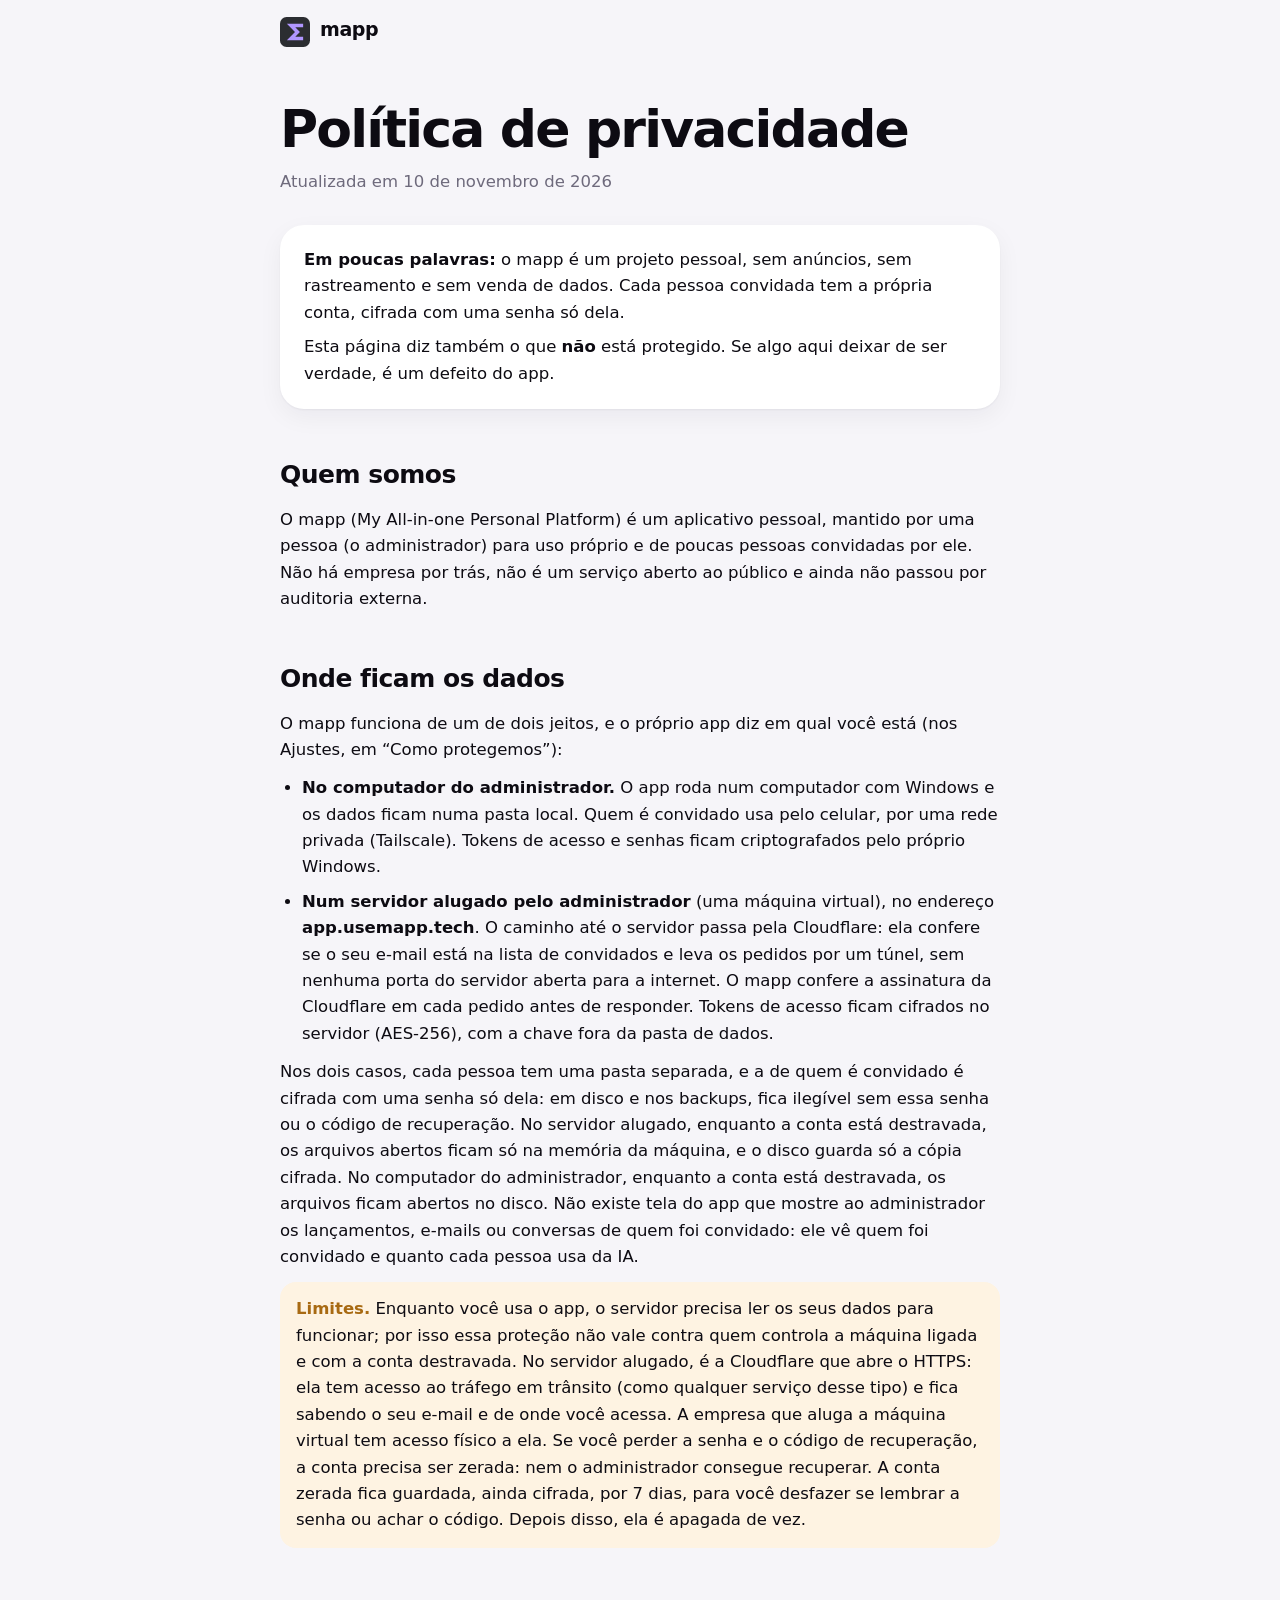
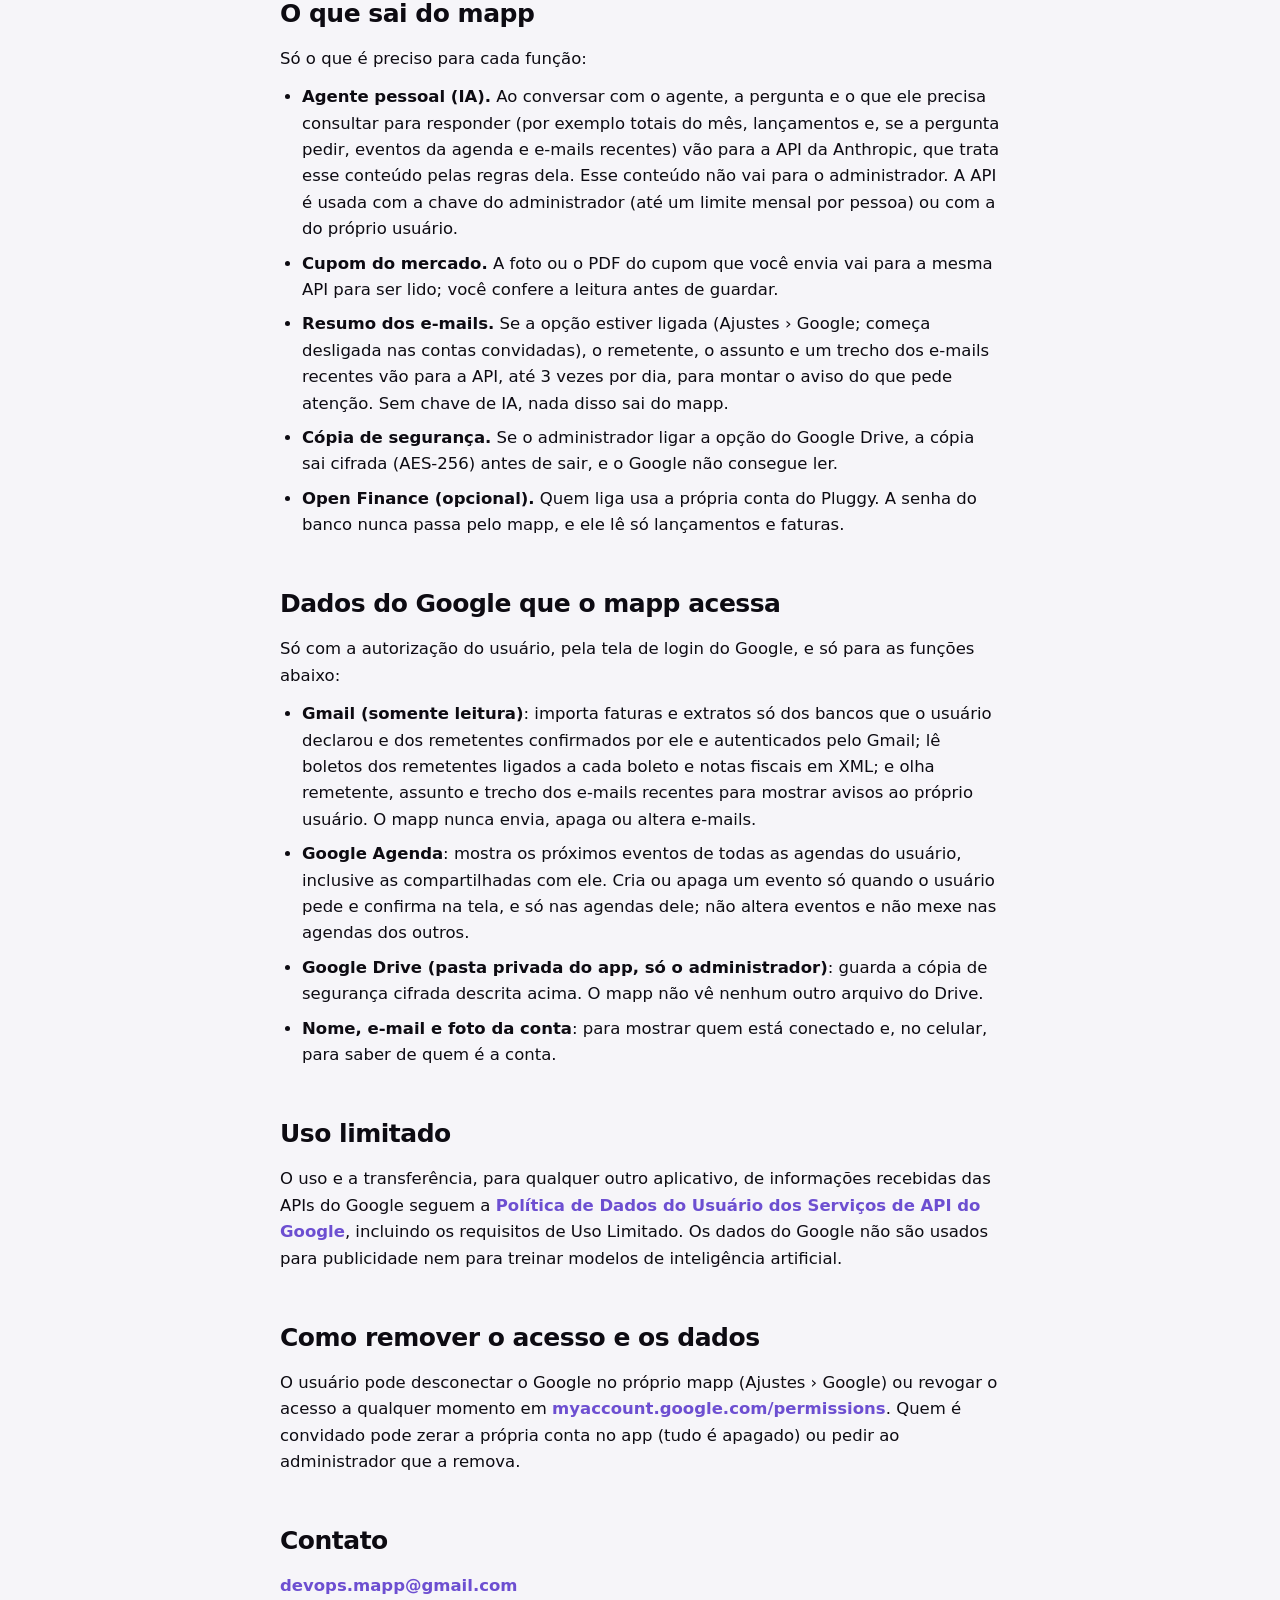
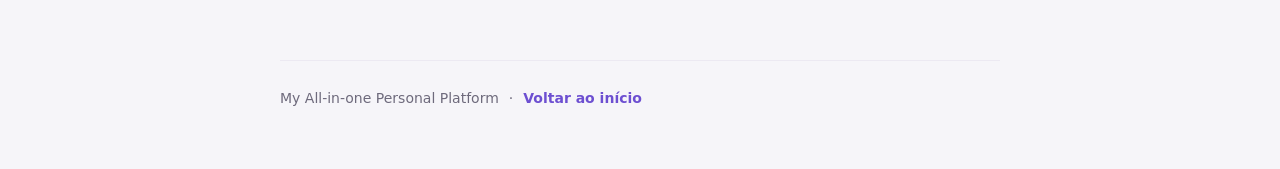
<file: privacidade.html>
<!doctype html>
<html lang="pt-BR">
<head>
<meta charset="utf-8">
<meta name="viewport" content="width=device-width, initial-scale=1">
<title>mapp · Política de privacidade</title>
<meta name="description" content="O que o mapp faz com os seus dados, onde eles ficam e os limites de cada proteção.">
<meta http-equiv="Content-Security-Policy" content="default-src 'none'; img-src 'self'; style-src 'unsafe-inline'; base-uri 'none'; form-action 'none'">
<meta name="referrer" content="strict-origin-when-cross-origin">
<meta name="theme-color" content="#2B2D31">
<link rel="canonical" href="https://usemapp.tech/privacidade.html">
<link rel="icon" href="icone.png">
<style>
:root{
  --pagina:#F6F5F9; --faixa:#FFFFFF; --tx:#0D0B12; --tx2:#6E6A7C; --linha:#ECE9F2;
  --roxo:#B096FF; --roxo-forte:#6D4FD1; --roxo-suave:#F0EAFE; --laranja-s:#FEF3E2; --laranja-t:#A86A12;
  color-scheme:light;
}
*{box-sizing:border-box}
body{margin:0;background:var(--pagina);color:var(--tx);font:16.5px/1.6 "Segoe UI Variable Text","Segoe UI",system-ui,-apple-system,Roboto,sans-serif;-webkit-font-smoothing:antialiased}
h1,h2{font-family:"Segoe UI Variable Display","Segoe UI Variable Text","Segoe UI",system-ui,-apple-system,sans-serif;font-weight:750;letter-spacing:-.02em;margin:0}
a{color:var(--roxo-forte);font-weight:600;text-decoration:none}
a:hover{text-decoration:underline}
.miolo{max-width:760px;margin:0 auto;padding:0 20px}
.topo{display:flex;align-items:center;height:64px}
.marca{display:flex;align-items:center;gap:10px;font-weight:750;font-size:19px;letter-spacing:-.02em;color:var(--tx)}
.marca span{text-box:trim-both ex alphabetic}   /* centraliza o miolo das minúsculas com o Σ */
@supports not (text-box:trim-both ex alphabetic){.marca span{transform:translateY(-.14em)}}
.marca:hover{text-decoration:none}
h1{font-size:clamp(34px,6vw,52px);line-height:1.05;letter-spacing:-.035em;margin-top:38px}
.data{color:var(--tx2);margin:12px 0 0}
.resumo{background:var(--faixa);box-shadow:0 1px 2px rgba(20,12,40,.05),0 8px 24px rgba(20,12,40,.05);border-radius:24px;padding:22px 24px;margin:30px 0 0}
.resumo p{margin:0}.resumo p+p{margin-top:8px}
h2{font-size:25px;margin:46px 0 0}
p,ul{margin:12px 0 0}
ul{padding-left:22px}li{margin-top:8px}
.limite{background:var(--laranja-s);border-radius:16px;padding:14px 16px}
.limite b{color:var(--laranja-t)}
.rodape{margin:60px 0 0;padding:26px 0 60px;border-top:1px solid var(--linha);color:var(--tx2);font-size:14px;display:flex;gap:10px;flex-wrap:wrap}
</style>
</head>
<body>
<div class="miolo">
  <header class="topo"><a class="marca" href="index.html"><svg width="30" height="30" viewBox="0 0 256 256" aria-hidden="true"><rect width="256" height="256" rx="56" fill="#2B2D31"/><polygon transform="translate(48.6 48.6) scale(.62)" fill="#B096FF" points="16,16 240,16 240,64 131.9,64 195.9,128 131.9,192 240,192 240,240 16,240 128,128"/></svg><span>mapp</span></a></header>
<main>
  <h1>Política de privacidade</h1>
  <p class="data">Atualizada em 10 de novembro de 2026</p>

  <div class="resumo">
    <p><b>Em poucas palavras:</b> o mapp é um projeto pessoal, sem anúncios, sem rastreamento e sem venda de dados. Cada
      pessoa convidada tem a própria conta, cifrada com uma senha só dela.</p>
    <p>Esta página diz também o que <b>não</b> está protegido. Se algo aqui deixar de ser verdade, é um defeito do app.</p>
  </div>

  <h2>Quem somos</h2>
  <p>O mapp (My All-in-one Personal Platform) é um aplicativo pessoal, mantido por uma pessoa (o administrador) para uso
    próprio e de poucas pessoas convidadas por ele. Não há empresa por trás, não é um serviço aberto ao público e ainda não
    passou por auditoria externa.</p>

  <h2>Onde ficam os dados</h2>
  <p>O mapp funciona de um de dois jeitos, e o próprio app diz em qual você está (nos Ajustes, em “Como protegemos”):</p>
  <ul>
    <li><b>No computador do administrador.</b> O app roda num computador com Windows e os dados ficam numa pasta local.
      Quem é convidado usa pelo celular, por uma rede privada (Tailscale). Tokens de acesso e senhas ficam criptografados
      pelo próprio Windows.</li>
    <li><b>Num servidor alugado pelo administrador</b> (uma máquina virtual), no endereço <b>app.usemapp.tech</b>. O
      caminho até o servidor passa pela Cloudflare: ela confere se o seu e-mail está na lista de convidados e leva os
      pedidos por um túnel, sem nenhuma porta do servidor aberta para a internet. O mapp confere a assinatura da
      Cloudflare em cada pedido antes de responder. Tokens de acesso ficam cifrados no servidor (AES-256), com a chave
      fora da pasta de dados.</li>
  </ul>
  <p>Nos dois casos, cada pessoa tem uma pasta separada, e a de quem é convidado é cifrada com uma senha só dela: em disco
    e nos backups, fica ilegível sem essa senha ou o código de recuperação. No servidor alugado, enquanto a conta está
    destravada, os arquivos abertos ficam só na memória da máquina, e o disco guarda só a cópia cifrada. No computador
    do administrador, enquanto a conta está destravada, os arquivos ficam abertos no disco. Não existe tela do app que mostre ao
    administrador os lançamentos, e-mails ou conversas de quem foi convidado: ele vê quem foi convidado e quanto cada
    pessoa usa da IA.</p>
  <p class="limite"><b>Limites.</b> Enquanto você usa o app, o servidor precisa ler os seus dados para funcionar; por
    isso essa proteção não vale contra quem controla a máquina ligada e com a conta destravada. No servidor alugado, é a
    Cloudflare que abre o HTTPS: ela tem acesso ao tráfego em trânsito (como qualquer serviço desse tipo) e fica sabendo o
    seu e-mail e de onde você acessa. A empresa que aluga a máquina virtual tem acesso físico a ela. Se você perder a
    senha e o código de recuperação, a conta precisa ser zerada: nem o administrador consegue recuperar. A conta zerada
    fica guardada, ainda cifrada, por 7 dias, para você desfazer se lembrar a senha ou achar o código. Depois disso, ela é
    apagada de vez.</p>

  <h2>O que sai do mapp</h2>
  <p>Só o que é preciso para cada função:</p>
  <ul>
    <li><b>Agente pessoal (IA).</b> Ao conversar com o agente, a pergunta e o que ele precisa consultar para responder
      (por exemplo totais do mês, lançamentos e, se a pergunta pedir, eventos da agenda e e-mails recentes) vão para a API
      da Anthropic, que trata esse conteúdo pelas regras dela. Esse conteúdo não vai para o administrador. A API é usada
      com a chave do administrador (até um limite mensal por pessoa) ou com a do próprio usuário.</li>
    <li><b>Cupom do mercado.</b> A foto ou o PDF do cupom que você envia vai para a mesma API para ser lido; você confere
      a leitura antes de guardar.</li>
    <li><b>Resumo dos e-mails.</b> Se a opção estiver ligada (Ajustes › Google; começa desligada nas contas convidadas),
      o remetente, o assunto e um trecho dos e-mails recentes vão para a API, até 3 vezes por dia, para montar o aviso do
      que pede atenção. Sem chave de IA, nada disso sai do mapp.</li>
    <li><b>Cópia de segurança.</b> Se o administrador ligar a opção do Google Drive, a cópia sai cifrada (AES-256) antes
      de sair, e o Google não consegue ler.</li>
    <li><b>Open Finance (opcional).</b> Quem liga usa a própria conta do Pluggy. A senha do banco nunca passa pelo mapp, e
      ele lê só lançamentos e faturas.</li>
  </ul>

  <h2>Dados do Google que o mapp acessa</h2>
  <p>Só com a autorização do usuário, pela tela de login do Google, e só para as funções abaixo:</p>
  <ul>
    <li><b>Gmail (somente leitura)</b>: importa faturas e extratos só dos bancos que o usuário declarou e dos remetentes
      confirmados por ele e autenticados pelo Gmail; lê boletos dos remetentes ligados a cada boleto e notas fiscais em
      XML; e olha remetente, assunto e trecho dos e-mails recentes para mostrar avisos ao próprio usuário. O mapp nunca
      envia, apaga ou altera e-mails.</li>
    <li><b>Google Agenda</b>: mostra os próximos eventos de todas as agendas do usuário, inclusive as compartilhadas
      com ele. Cria ou apaga um evento só quando o usuário pede e confirma na tela, e só nas agendas dele; não altera
      eventos e não mexe nas agendas dos outros.</li>
    <li><b>Google Drive (pasta privada do app, só o administrador)</b>: guarda a cópia de segurança cifrada descrita
      acima. O mapp não vê nenhum outro arquivo do Drive.</li>
    <li><b>Nome, e-mail e foto da conta</b>: para mostrar quem está conectado e, no celular, para saber de quem é a
      conta.</li>
  </ul>

  <h2>Uso limitado</h2>
  <p>O uso e a transferência, para qualquer outro aplicativo, de informações recebidas das APIs do Google seguem a
    <a href="https://developers.google.com/terms/api-services-user-data-policy" rel="noopener">Política de Dados do Usuário
    dos Serviços de API do Google</a>, incluindo os requisitos de Uso Limitado. Os dados do Google não são usados para
    publicidade nem para treinar modelos de inteligência artificial.</p>

  <h2>Como remover o acesso e os dados</h2>
  <p>O usuário pode desconectar o Google no próprio mapp (Ajustes › Google) ou revogar o acesso a qualquer momento em
    <a href="https://myaccount.google.com/permissions" rel="noopener">myaccount.google.com/permissions</a>. Quem é
    convidado pode zerar a própria conta no app (tudo é apagado) ou pedir ao administrador que a remova.</p>

  <h2>Contato</h2>
  <p><a href="mailto:devops.mapp@gmail.com">devops.mapp@gmail.com</a></p>
</main>
  <footer class="rodape"><span>My All-in-one Personal Platform</span><span>·</span><a href="index.html">Voltar ao início</a></footer>
</div>
</body>
</html>
</file>
